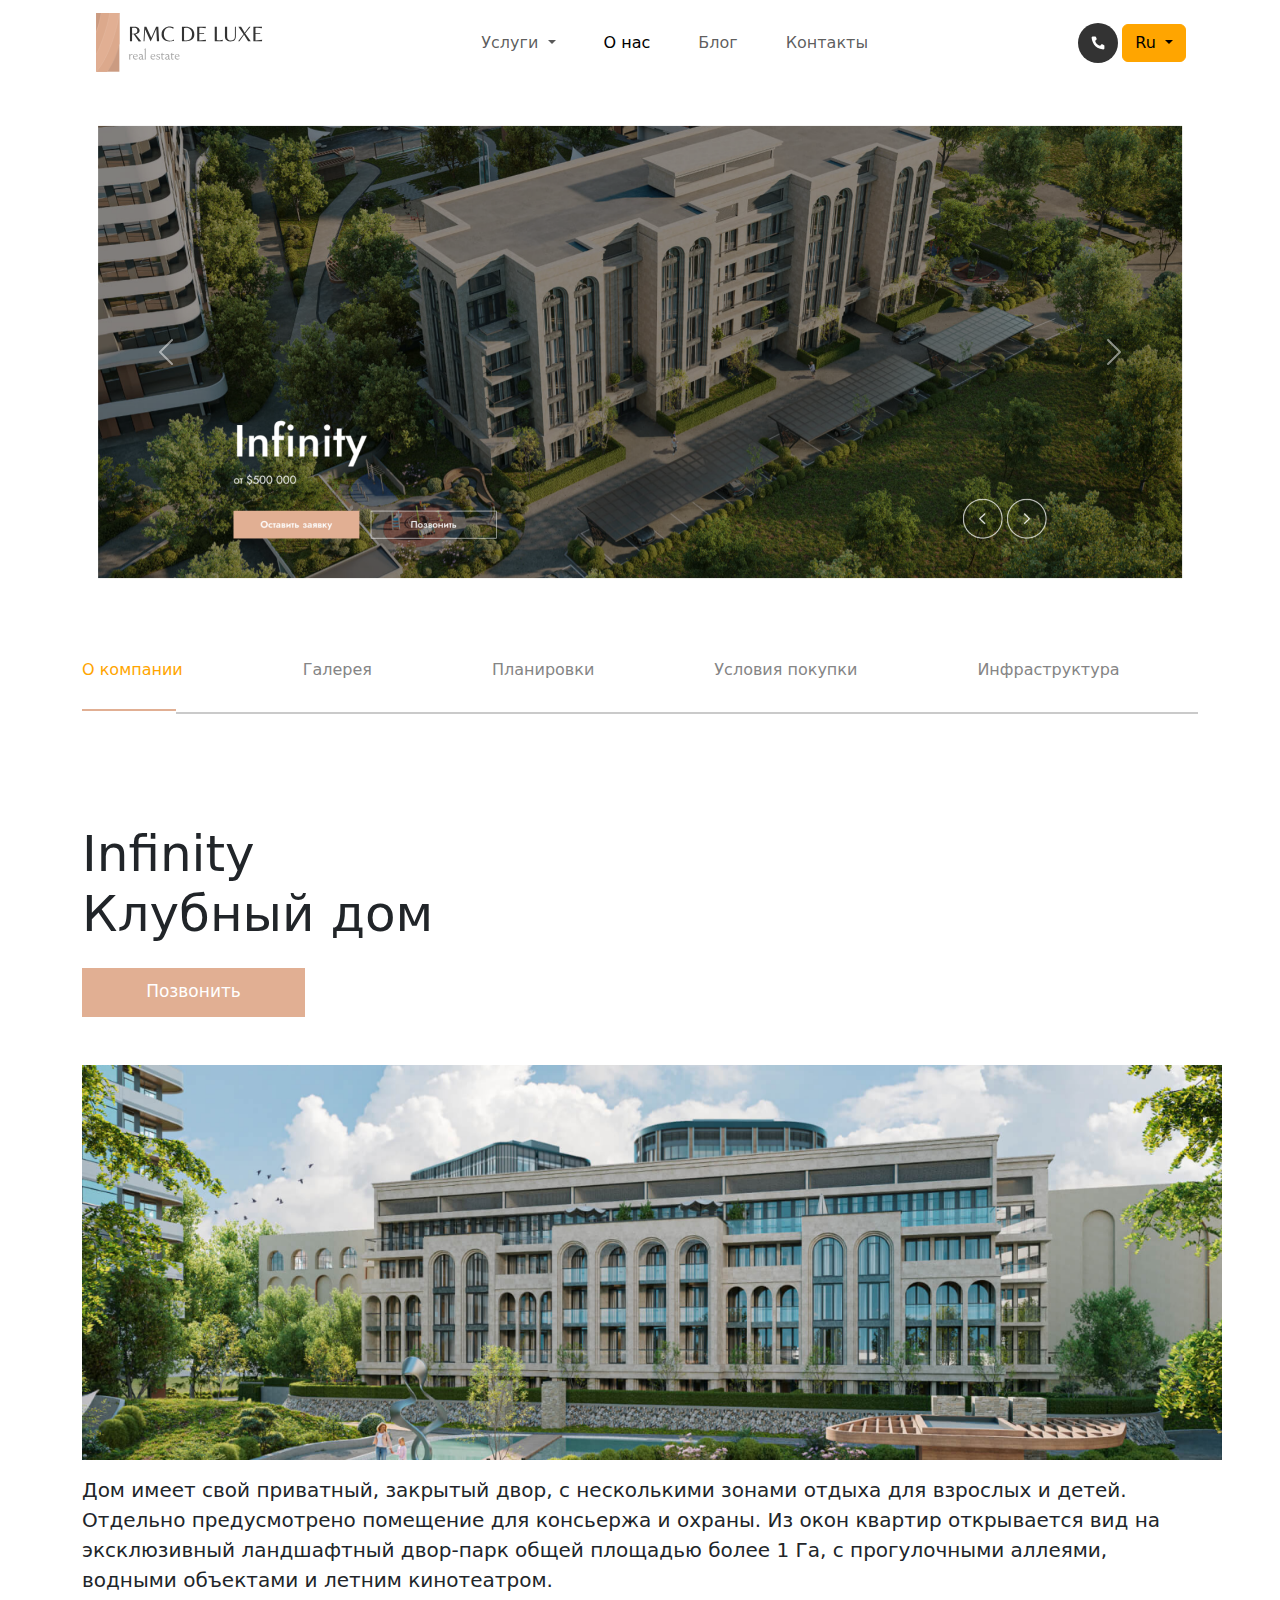
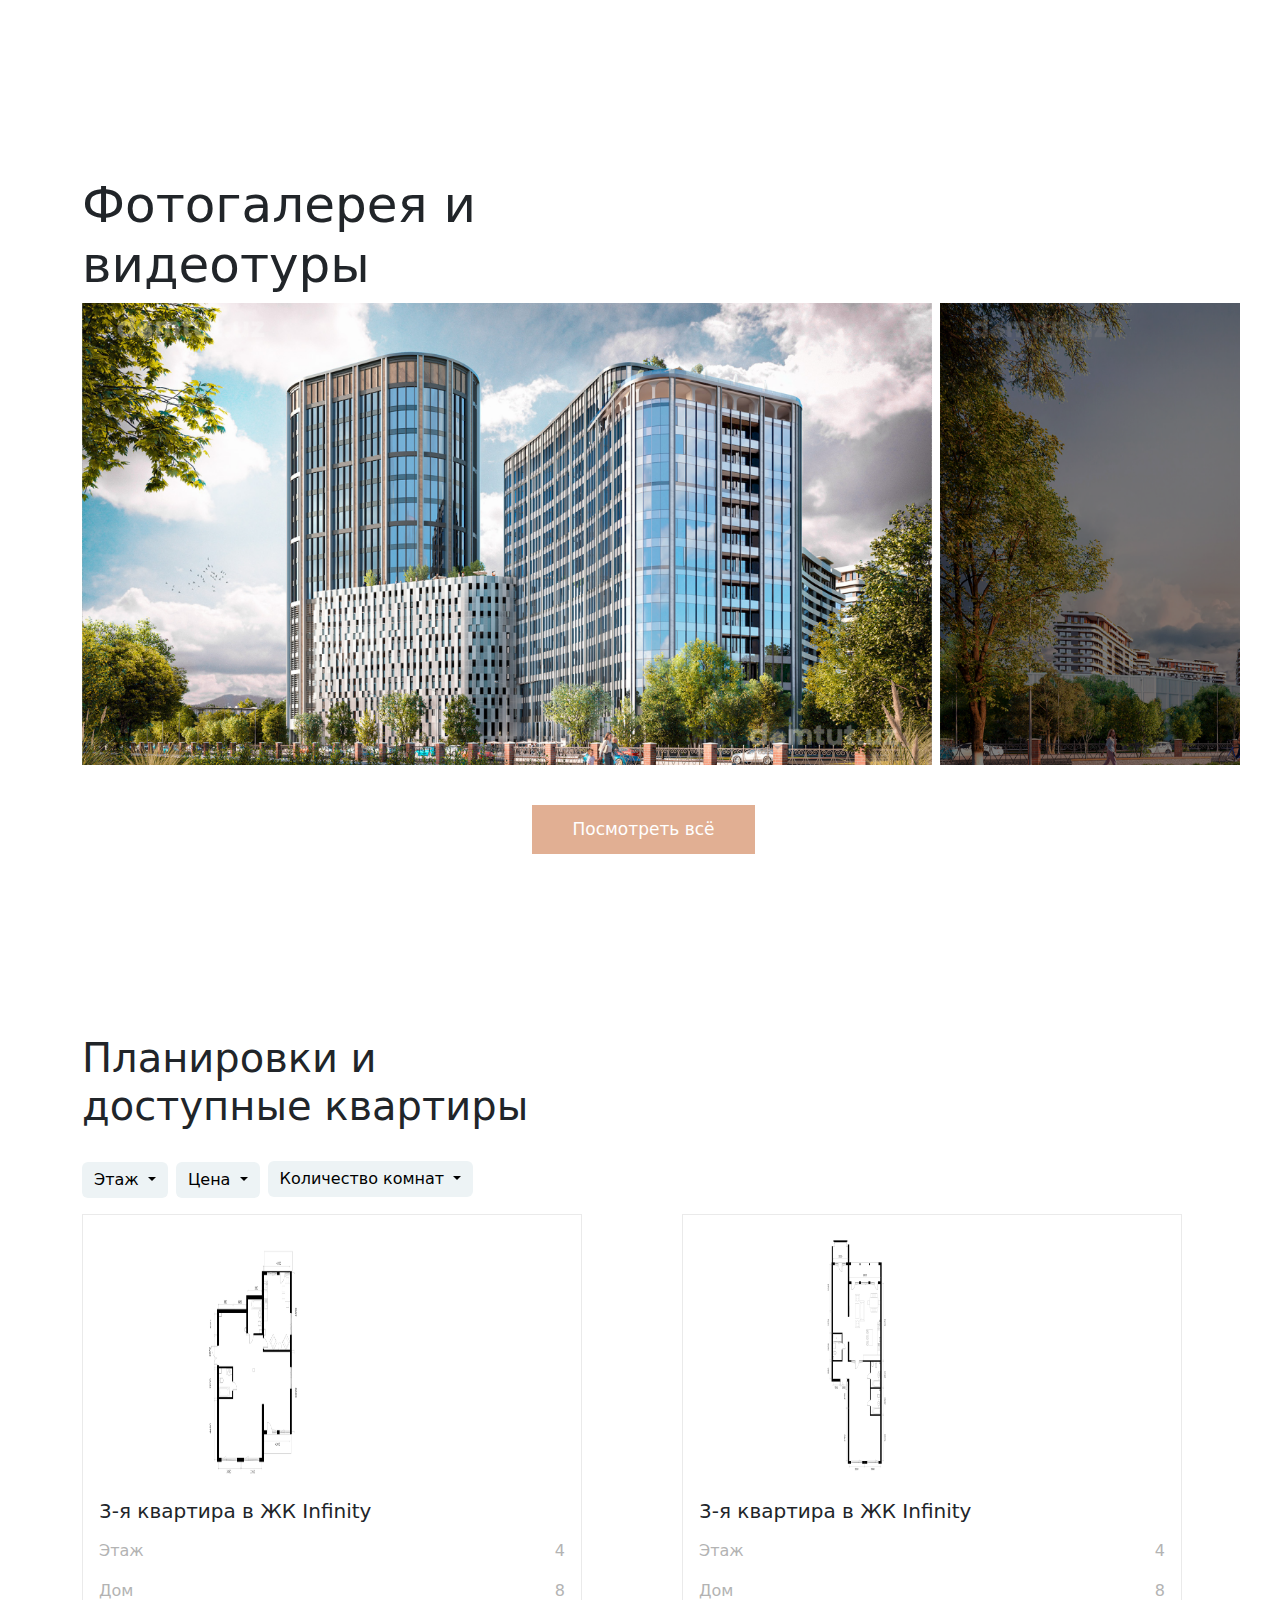
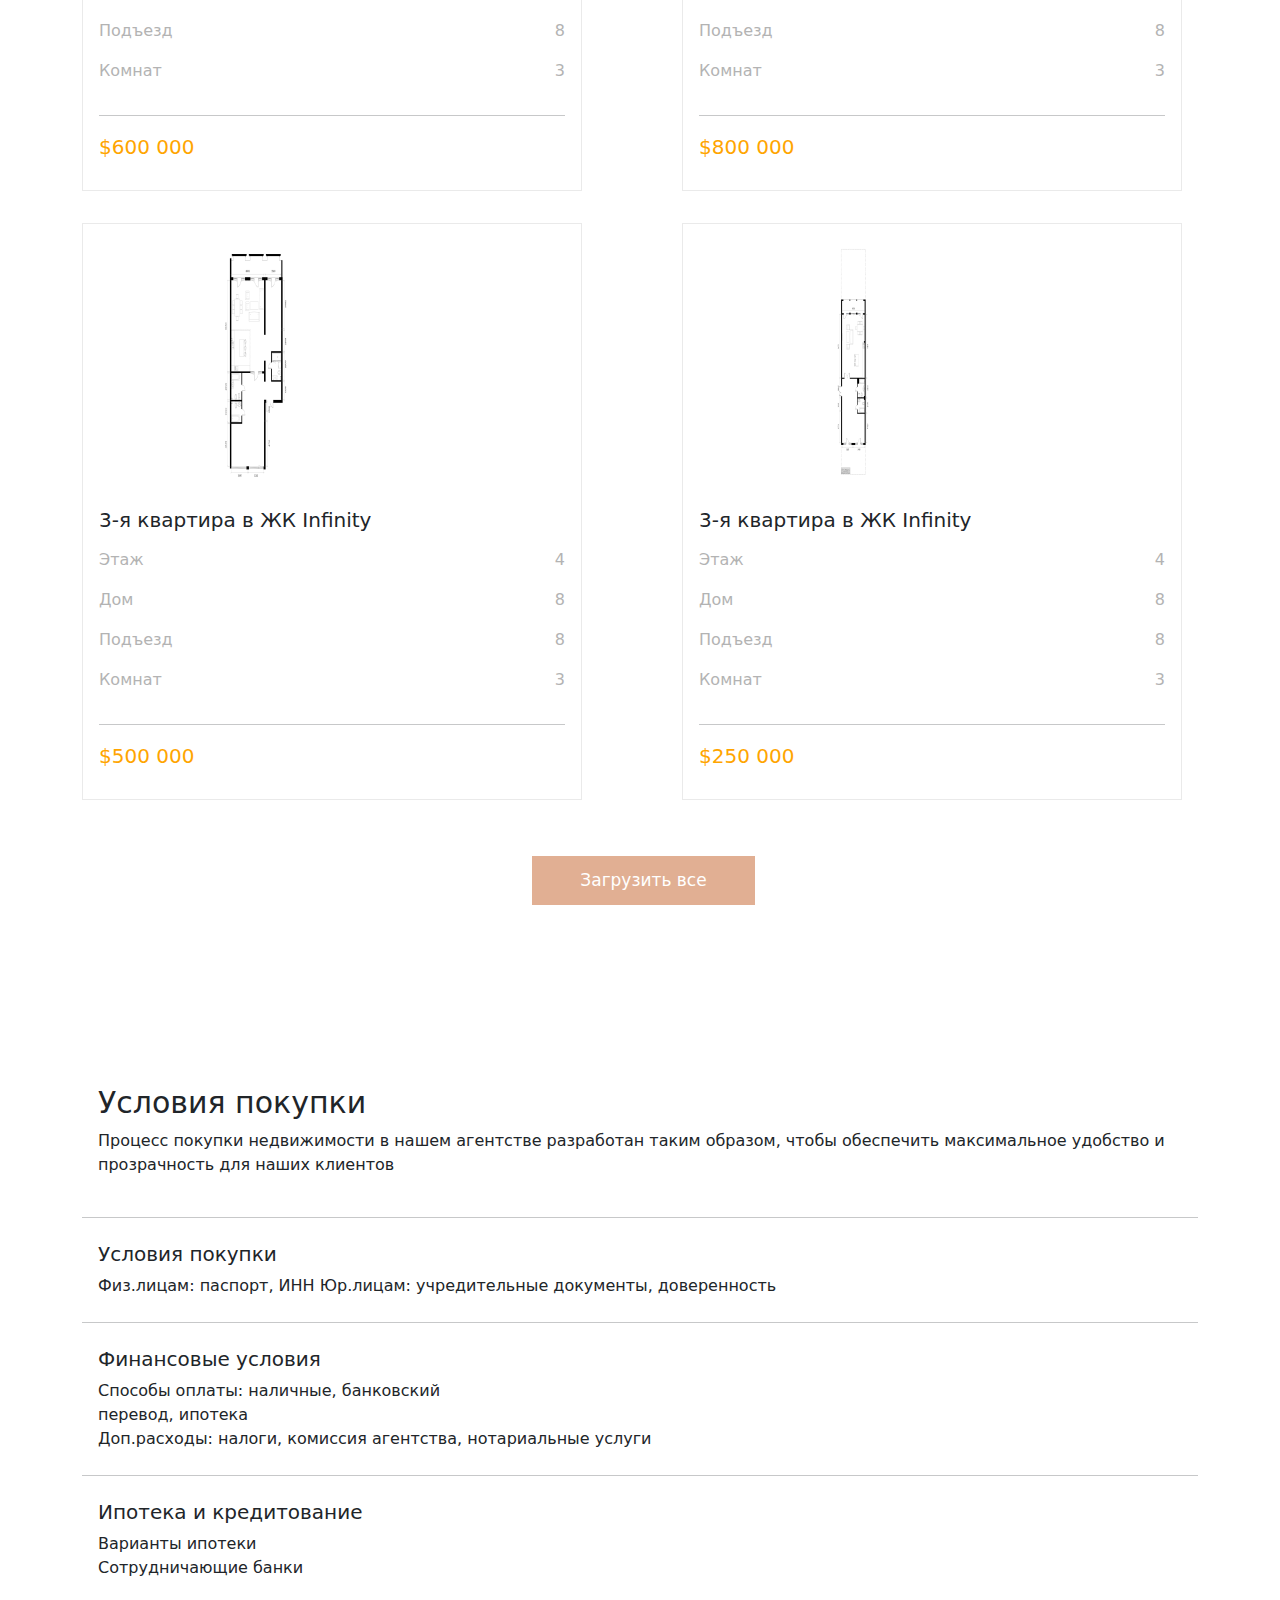
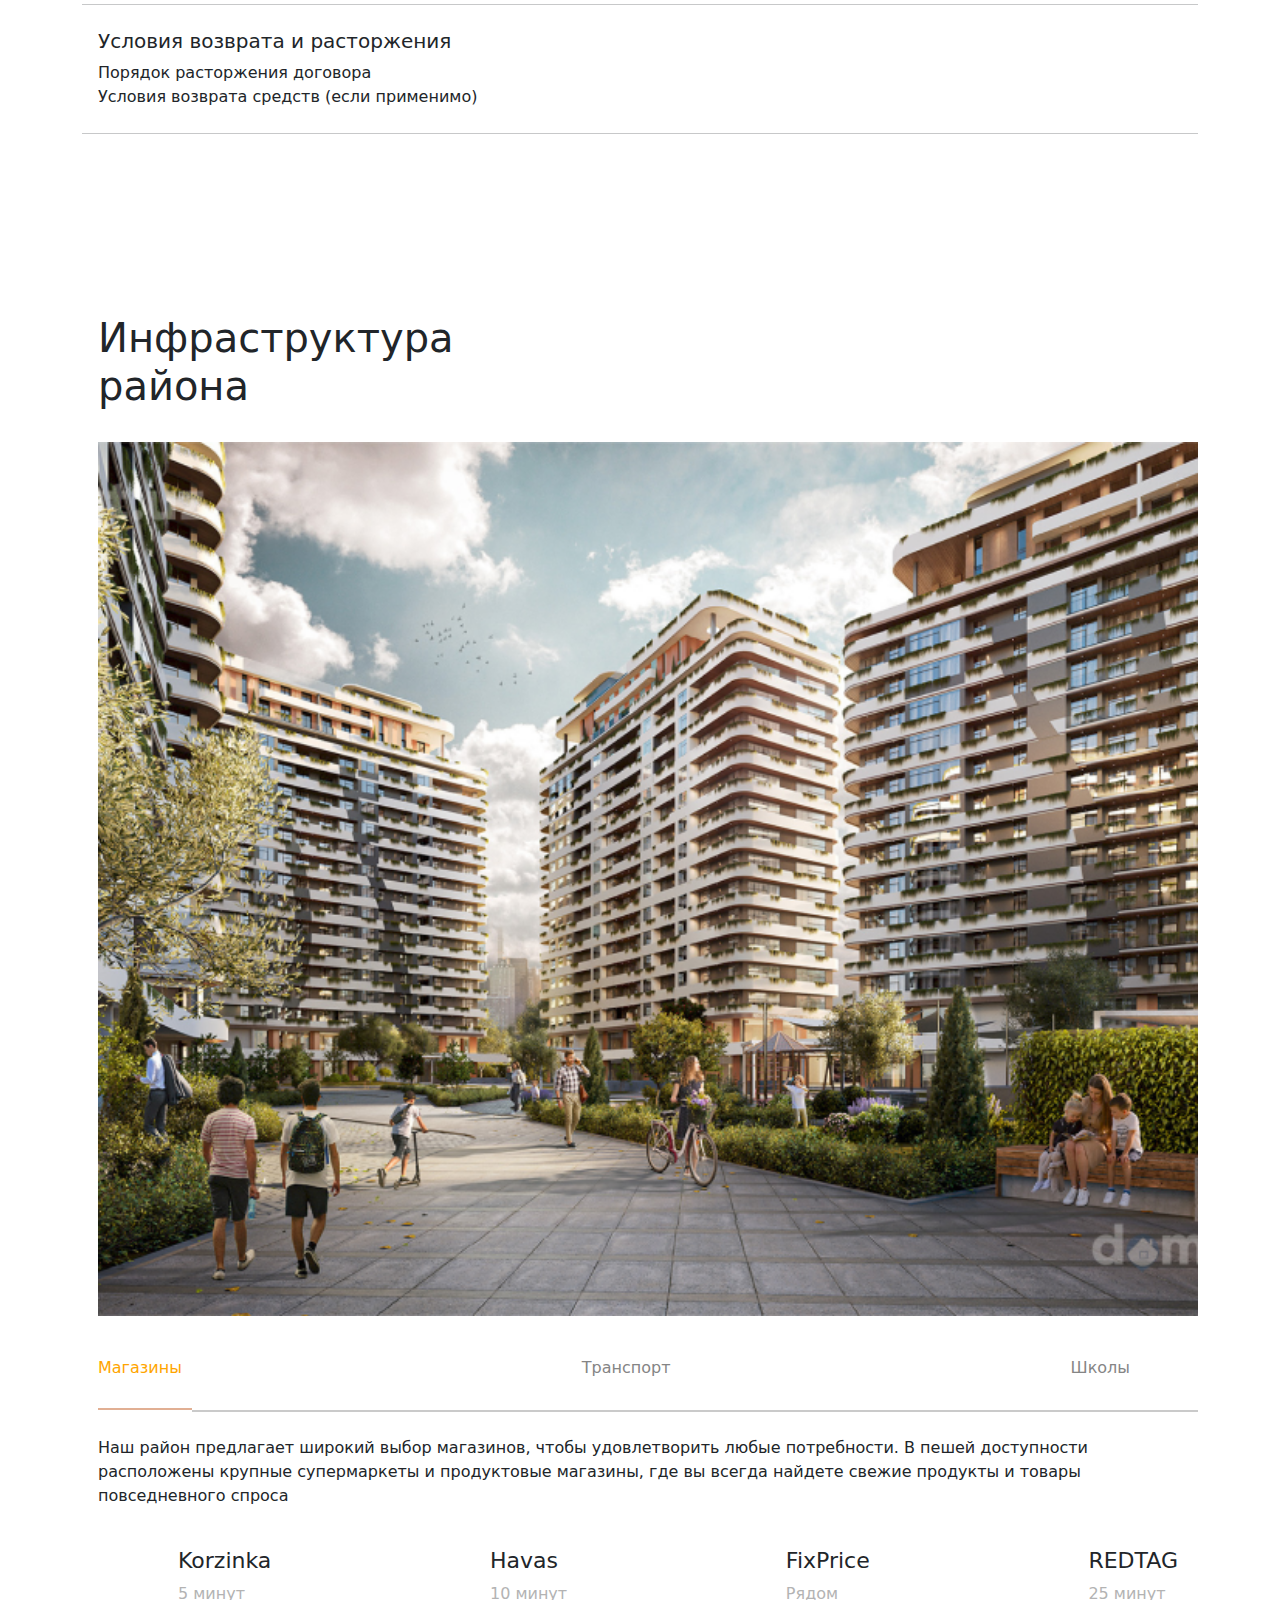
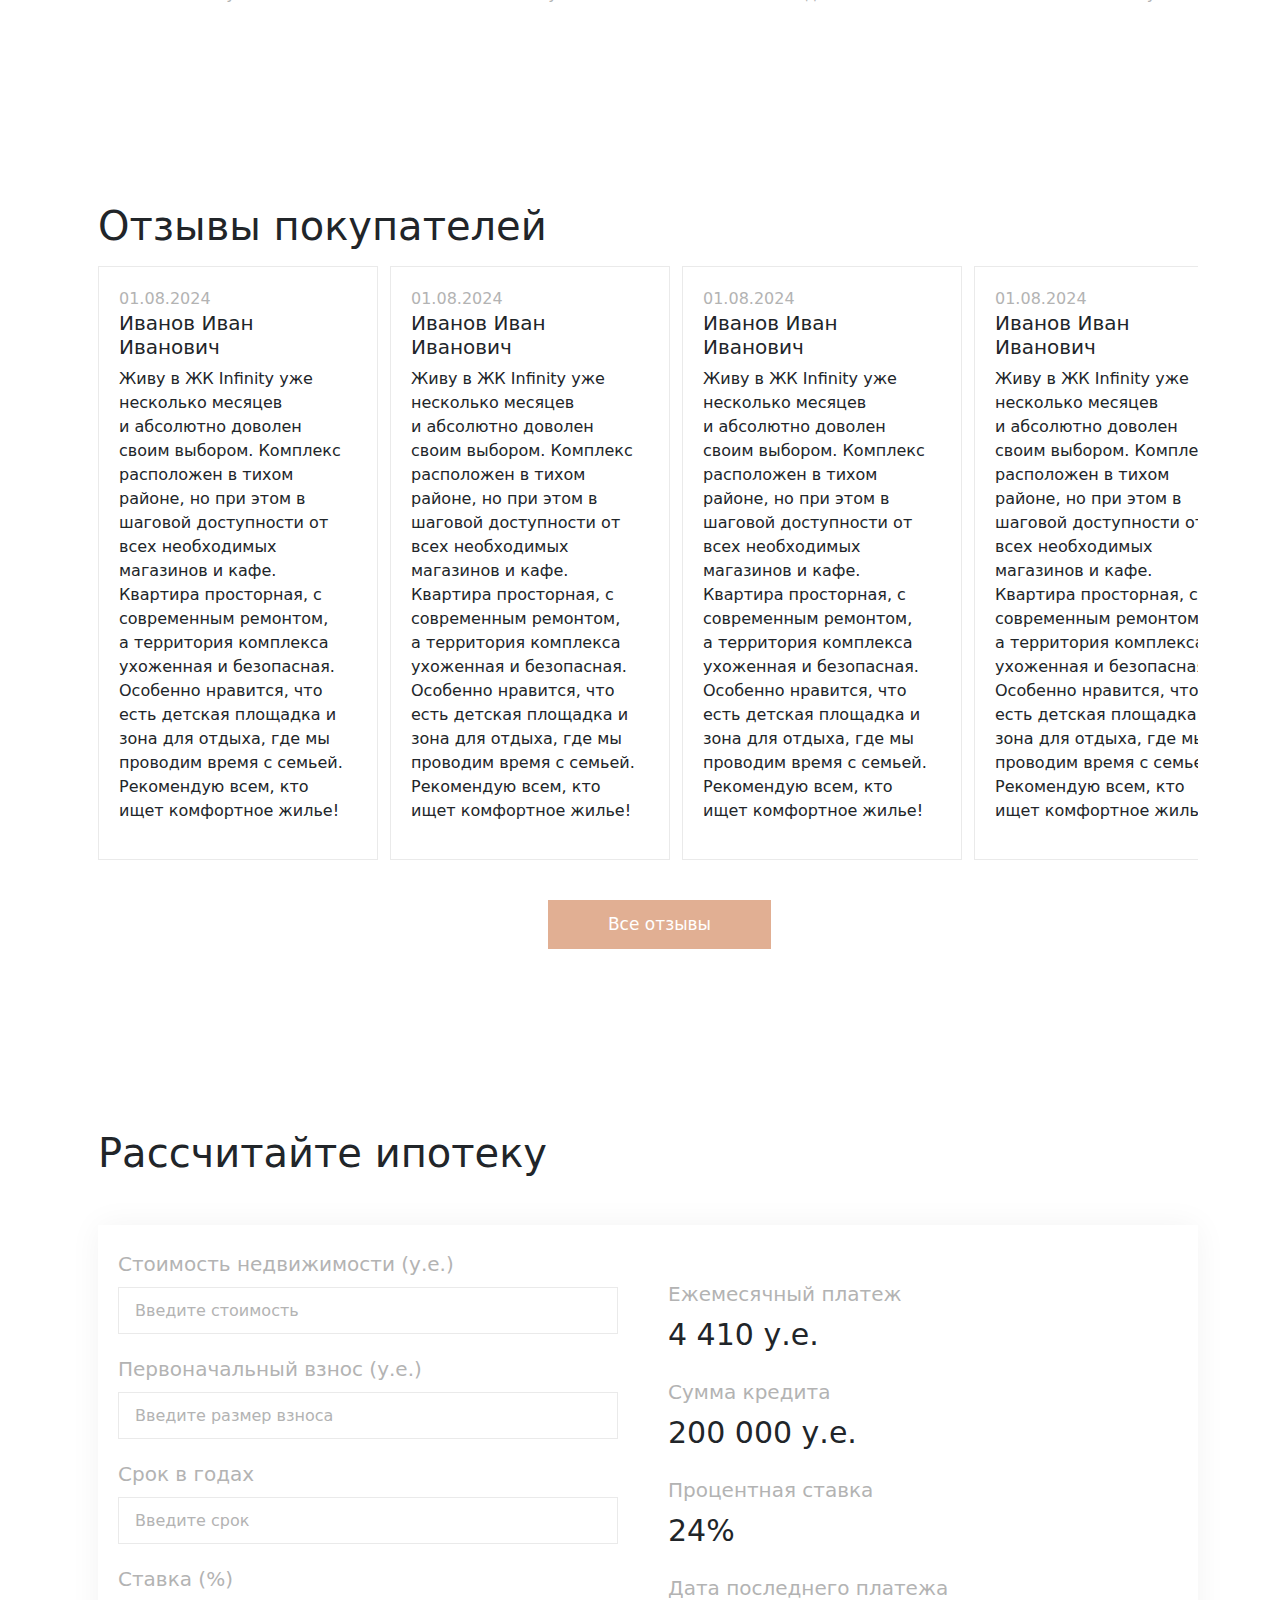
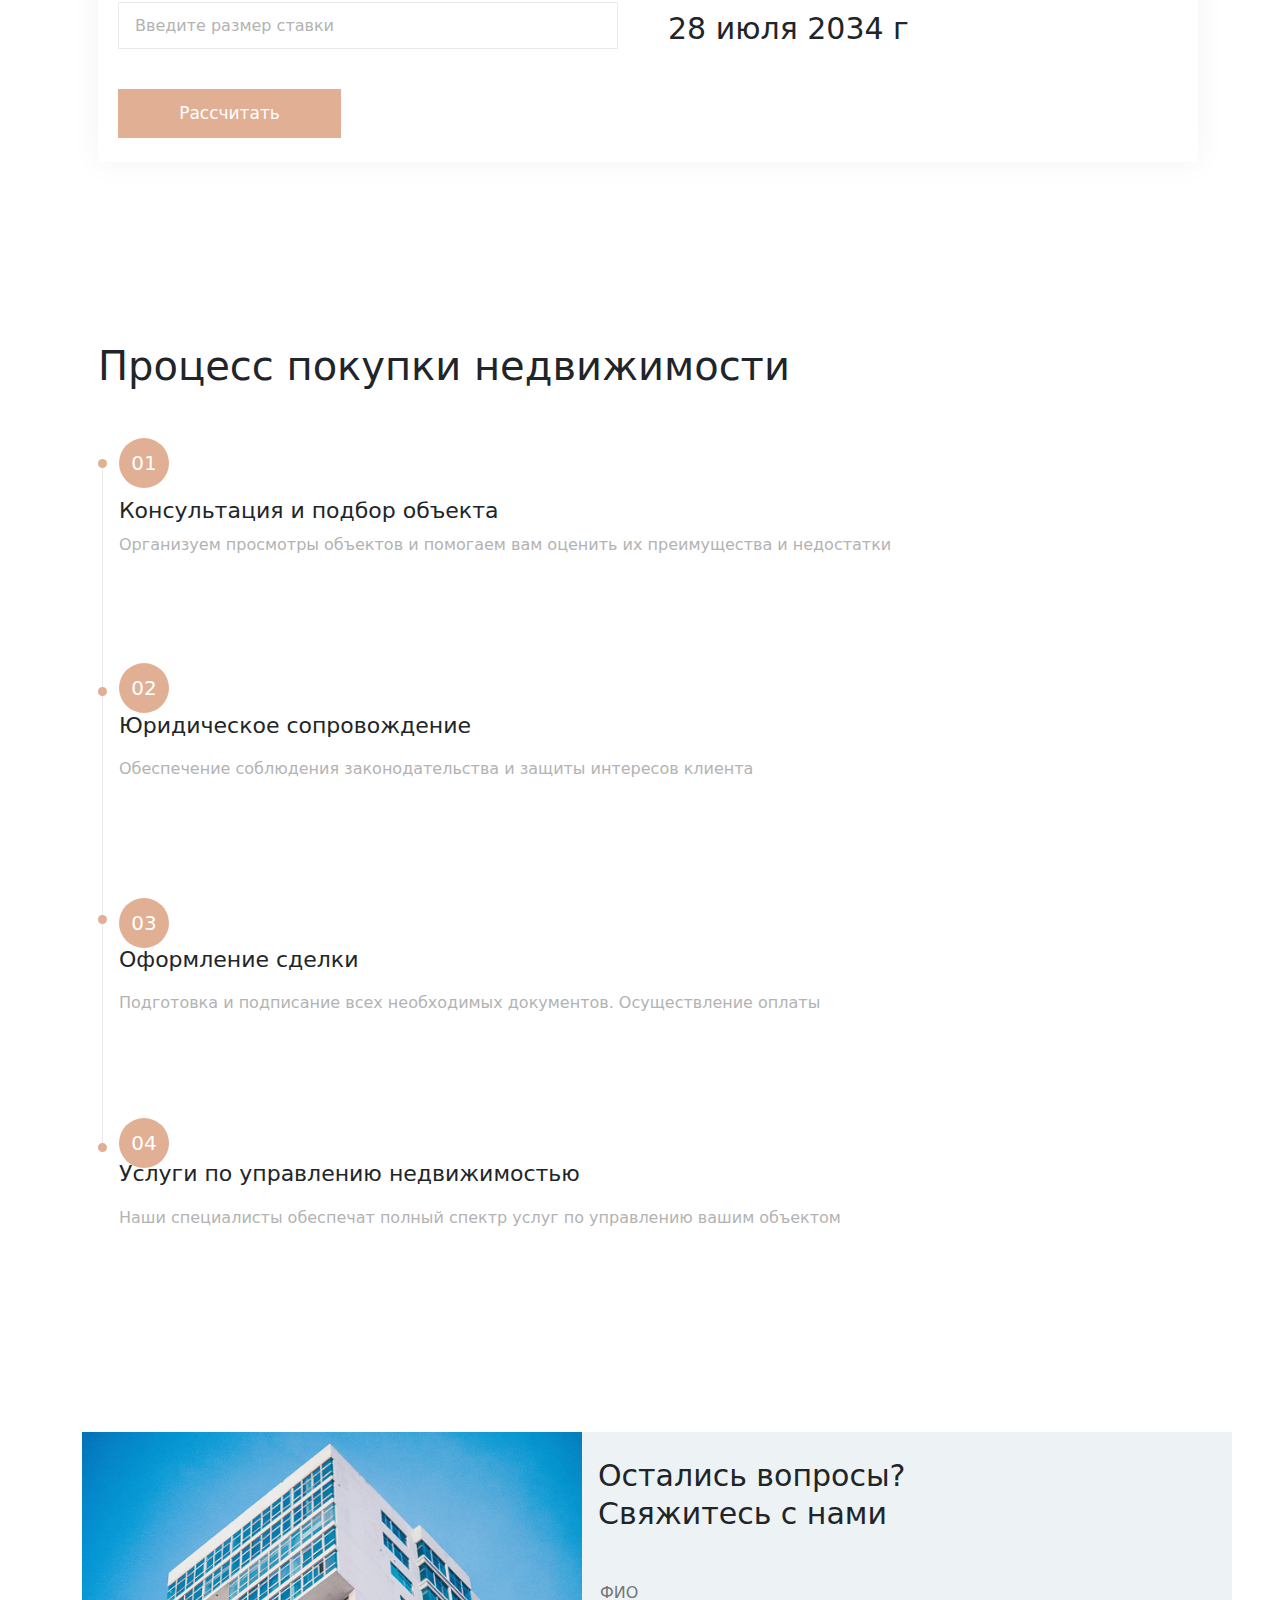
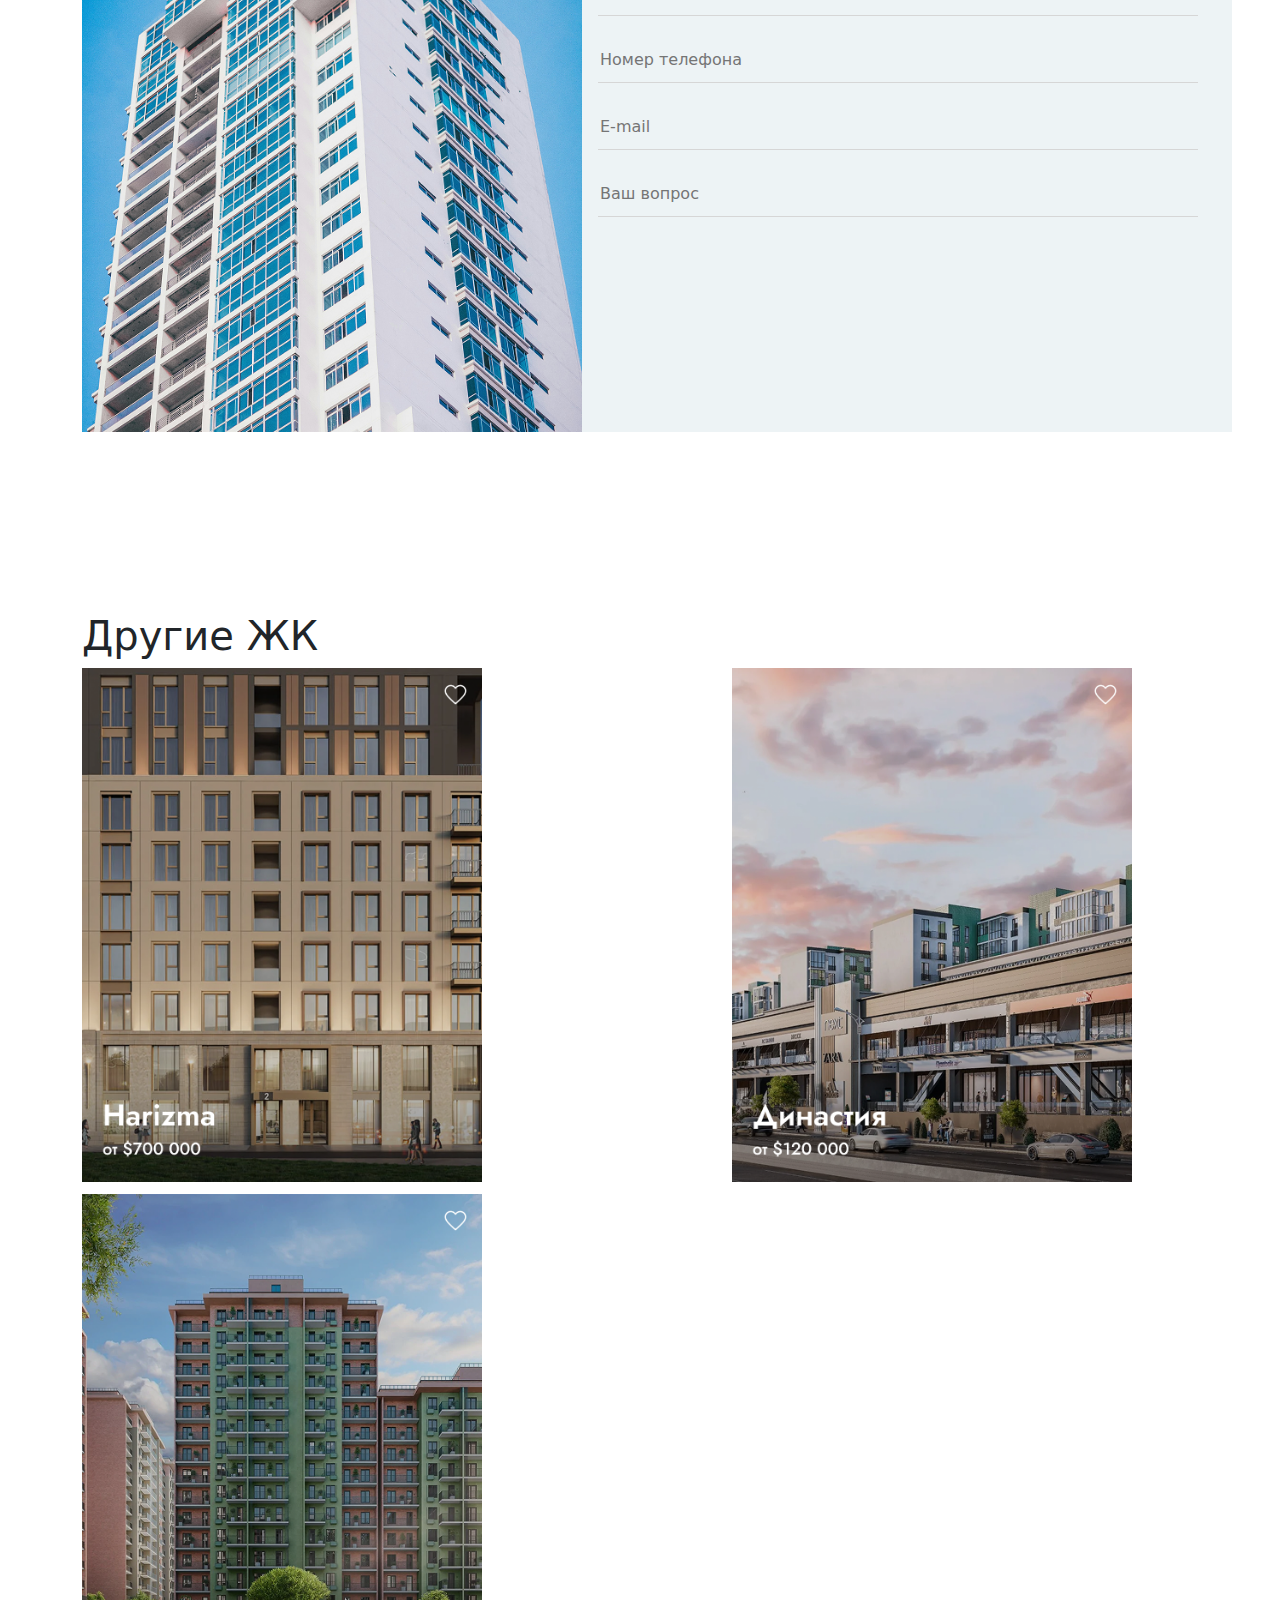
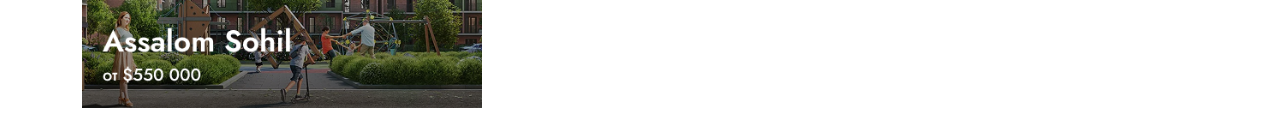
<file: index.html>
<!DOCTYPE html>
<html lang="en">
<head>
  <meta charset="UTF-8">
  <meta name="viewport" content="width=device-width, initial-scale=1.0">
  <title>Document</title>
  <link rel="preconnect" href="https://fonts.googleapis.com">
  <link rel="preconnect" href="https://fonts.gstatic.com" crossorigin>
  <link href="https://fonts.googleapis.com/css2?family=Golos+Text:wght@400..900&family=Inter:ital,opsz,wght@0,14..32,100..900;1,14..32,100..900&family=Jost:ital,wght@0,100..900;1,100..900&family=Poppins:ital,wght@0,100;0,200;0,300;0,400;0,500;0,600;0,700;0,800;0,900;1,100;1,200;1,300;1,400;1,500;1,600;1,700;1,800;1,900&family=Rubik:ital,wght@0,300..900;1,300..900&display=swap" rel="stylesheet">
  <link rel="stylesheet" href="./css/main.css">
</head>
<body>
  
  <header>
    <div class="container">
      <nav class="navbar fixed-top">
        <div class="container">
          <a class="navbar-brand" href="./index.html">
            <img class="logo-pic" src="./images/logo.svg" alt="This is Deluxe company logo image">
          </a>
          <ul class="header-nav navbar-nav flex-row column-gap-5 pe-3">
            <li class="nav-item dropdown">
              <a class="nav-link dropdown-toggle" href="#" role="button" data-bs-toggle="dropdown" aria-expanded="false">
                Услуги
              </a>
              <ul class="dropdown-menu position-absolute">
                <li><a class="dropdown-item" href="#">Купить</a></li>
                <li><a class="dropdown-item" href="#">Арендовать</a></li>
                <li><a class="dropdown-item" href="#">Продать</a></li>
                <li><a class="dropdown-item" href="#">Оценка недвижимости</a></li>
              </ul>
            </li>
            <li class="nav-item">
              <a class="nav-link active" aria-current="page" href="#">О нас</a>
            </li>
            <li class="nav-item">
              <a class="nav-link" href="#">Блог</a>
            </li>
            <li class="nav-item">
              <a class="nav-link" href="#">Контакты</a>
            </li>
          </ul>
          <div class="hamburger-box d-flex align-items-center column-gap-1">
            <img class="header-icons" src="./images/search.svg" alt="This is search icon image" width="40"
            height="40">
            <img class="header-icons" src="./images/like.svg" alt="This is like icon image" width="40"
            height="40">
            <img class="header-call" src="./images/call.svg" alt="This is call icon image" width="40"
            height="40">
            <div class="header-dropdown dropdown">
              <button class="btn btn-secondary dropdown-toggle" type="button" data-bs-toggle="dropdown" aria-expanded="false">
                Ru
              </button>
              <ul class="dropdown-menu">
                <li class="dropdown-items"><a class="dropdown-item" href="#">RU</a></li>
                <li class="dropdown-items"><a class="dropdown-item" href="#">UZ</a></li>
                <li class="dropdown-items"><a class="dropdown-item" href="#">EN</a></li>
              </ul>
            </div>
            <button class="navbar-toggler d-flex justify-content-center align-items-center bg-dark rounded-circle" style="width: 40px; height: 40px;" type="button" data-bs-toggle="offcanvas" data-bs-target="#offcanvasNavbar" aria-controls="offcanvasNavbar" aria-label="Toggle navigation">
              <img src="./images/hamburger-icon.svg" alt="This is hamburger-icon image">
            </button>
          </div>
          <div class="offcanvas offcanvas-end" tabindex="-1" id="offcanvasNavbar" aria-labelledby="offcanvasNavbarLabel">
            <div class="offcanvas-header d-flex justify-content-between">
              <a class="offcanvas-title" href="./index.html" id="offcanvasNavbarLabel">
                <img class="logo-pic" src="./images/logo.svg" alt="">
              </a>
              <div class="hamburger-box d-flex align-items-center">
                <div class="dropdown">
                  <button class="btn btn-secondary dropdown-toggle" type="button" data-bs-toggle="dropdown" aria-expanded="false">
                    Ru
                  </button>
                  <ul class="dropdown-menu">
                    <li class="dropdown-items"><a class="dropdown-item" href="#">RU</a></li>
                    <li class="dropdown-items"><a class="dropdown-item" href="#">UZ</a></li>
                    <li class="dropdown-items"><a class="dropdown-item" href="#">EN</a></li>
                  </ul>
                </div>
                <button type="button" class="btn-close" data-bs-dismiss="offcanvas" aria-label="Close"></button>
              </div>
            </div>
            <div class="offcanvas-body">
              <ul class="navbar-nav justify-content-end flex-grow-1 pe-3">
                <li class="nav-item dropdown">
                  <a class="nav-link dropdown-toggle" href="#" role="button" data-bs-toggle="dropdown" aria-expanded="false">
                    Услуги
                  </a>
                  <ul class="dropdown-menu">
                    <li><a class="dropdown-item" href="#">Купить</a></li>
                    <li><a class="dropdown-item" href="#">Арендовать</a></li>
                    <li><a class="dropdown-item" href="#">Продать</a></li>
                    <li><a class="dropdown-item" href="#">Оценка недвижимости</a></li>
                  </ul>
                  <li class="nav-item">
                    <a class="nav-link active" aria-current="page" href="#">О нас</a>
                  </li>
                  <li class="nav-item">
                    <a class="nav-link" href="#">Блог</a>
                  </li>
                  <li class="nav-item">
                    <a class="nav-link" href="#">Контакты</a>
                  </li>
                </li>
              </ul>
              <div class="header-pic-box d-flex column-gap-2">
                <img class="header-icon" src="./images/search.svg" alt="This is search icon image">
                <img class="header-icon" src="./images/like.svg" alt="This is like icon image">
              </div>
            </div>
          </div>
        </div>
      </nav>
    </div>
  </header>
  
  
  <main class="site-main">
    <section class="hero">
      <div class="container">
        <div id="carouselExample" class="carousel slide">
          <div class="carousel-inner">
            <div class="carousel-item active">
              <img src="./images/header_image.png" class="hero__rasim d-block w-100" alt="...">
            </div>
            <div class="carousel-item">
              <img src="./images/header_image.png" class="hero__rasim d-block w-100" alt="...">
            </div>
            <div class="carousel-item">
              <img src="./images/header_image.png" class="hero__rasim d-block w-100" alt="...">
            </div>
          </div>
          <button class="carousel-control-prev" type="button" data-bs-target="#carouselExample" data-bs-slide="prev">
            <span class="carousel-control-prev-icon" aria-hidden="true"></span>
            <span class="visually-hidden">Previous</span>
          </button>
          <button class="carousel-control-next" type="button" data-bs-target="#carouselExample" data-bs-slide="next">
            <span class="carousel-control-next-icon" aria-hidden="true"></span>
            <span class="visually-hidden">Next</span>
          </button>
        </div>
        
        <ul class="hero__list list-unstyled d-flex" style="column-gap: 30px; margin-top: 40px;">
          <li class="hero__item flex-shrink-0">
            <a href="./buildingpg.html" class="hero__link text-decoration-none text-secondary">О компании</a>
          </li>
          
          <li class="hero__item flex-shrink-0">
            <a href="./buildingpg.html" class="hero__link text-decoration-none text-dark">Галерея</a>
          </li>
          
          <li class="hero__item flex-shrink-0">
            <a href="./buildingpg.html" class="hero__link text-decoration-none text-dark">Планировки</a>
          </li>
          
          <li class="hero__item flex-shrink-0">
            <a href="./buildingpg.html" class="hero__link text-decoration-none text-dark">Условия покупки</a>
          </li>
          
          <li class="hero__item flex-shrink-0">
            <a href="./buildingpg.html" class="hero__link text-decoration-none text-dark">Инфраструктура</a>
          </li>
          
          <li class="hero__item flex-shrink-0">
            <a href="./buildingpg.html" class="hero__link text-decoration-none text-dark">Отзывы</a>
          </li>
        </ul>
        <div class="gh d-flex">
          <span class="lina">
            <img src="./images/Rectangle 4.svg" alt="" class="lina__pic">
          </span>
          <span class="gg"></span>
        </div>
      </div>
    </section>
    
    <section class="infiniti">
      <div class="container">
        <div class="infiniti__wrapper ">
          <div class="infiniti__titit">
            <div class="infiniti__boxxx">
              <h1 class="infiniti__text" style="font-size: 35px; margin-top: 102px;">
                Infinity <br> Клубный дом
              </h1>
              <a href="./buildingpg.html" class="infiniti__link">Позвонить</a>
            </div>
            
            <div class="infiniti__box">
              <img src="./images/imag_main.png" alt="" class="infiniti__pic mt-5">
              <p class="infinite__deck" style="font-size: 15px; ">
                Дом имеет свой приватный, закрытый двор, с несколькими зонами отдыха для взрослых и детей. Отдельно предусмотрено помещение для консьержа и охраны. Из окон квартир открывается вид на эксклюзивный ландшафтный двор-парк общей площадью более 1 Га, с прогулочными аллеями, водными объектами и летним кинотеатром.
              </p>
            </div>
          </div>
          
          <div class="foto__box" style="margin-top: 180px; font-size: 30px;">
            <h1 class="foto__text">
              Фотогалерея и <br> видеотуры
            </h1>
            <div class="foto__images d-flex column-gap-2">
              <img src="./images/image_maintwo.png" alt="" class="foto__pic">
              <img src="./images/Rectangle 56.png" alt="" class="foto__picc">
            </div>
            <a href="./buildingpg.html" class="foto__link text-white">Посмотреть всё</a>
          </div>
        </div>
      </div>
    </section>
    
    <section class="plan">
      <div class="container">
        <div class="plan__wrapper">
          <h1 class="plan__text" style="font-size: 30px; margin-top: 180px;">
            Планировки и <br> доступные квартиры
          </h1>
          
          <div class="plan__box">
            <div class="box__on d-flex flex-wrap column-gap-2">
              <div class="dropdown mt-4">
                <button class="plan__button btn btn-light dropdown-toggle" type="button" data-bs-toggle="dropdown" aria-expanded="false">
                  Этаж 
                </button>
                <ul class="dropdown-menu">
                  <!-- <li><a class="dropdown-item" href="#">Action</a></li>
                  <li><a class="dropdown-item" href="#">Another action</a></li>
                  <li><a class="dropdown-item" href="#">Something else here</a></li> -->
                </ul>
              </div>
              
              <div class="box__two">
                <div class="dropdown mt-4">
                  <button class="plan__button btn btn-light dropdown-toggle" type="button" data-bs-toggle="dropdown" aria-expanded="false">
                    Цена
                  </button>
                  <ul class="dropdown-menu">
                    <!-- <li><a class="dropdown-item" href="#">Action</a></li>
                    <li><a class="dropdown-item" href="#">Another action</a></li>
                    <li><a class="dropdown-item" href="#">Something else here</a></li> -->
                  </ul>
                </div>
              </div>
              
              <div class="dropdown mt-2">
                <button class="plan__button lk btn btn-light dropdown-toggle" type="button" data-bs-toggle="dropdown" aria-expanded="false">
                  Количество комнат
                </button>
                <ul class="dropdown-menu">
                  <!-- <li><a class="dropdown-item" href="#">Action</a></li>
                  <li><a class="dropdown-item" href="#">Another action</a></li>
                  <li><a class="dropdown-item" href="#">Something else here</a></li> -->
                </ul>
              </div>
            </div>
          </div>
          <div class="nmadrrr">
            <ul class="plan__title list-unstyled mt-3">
              <li class="plan__list">
                <img src="./images/plan 1.png" alt="" class="plan__pic">
                <h3 class="plan__nmadr" style="font-size: 20px; margin-top: 16px;">3-я квартира в ЖК Infinity</h3>
                <div class="etaj d-flex justify-content-between mt-3">
                  <p class="etaj__p text-info">Этаж</p>
                  <p class="etaj__number text-info">4</p>
                </div>
                <div class="etaj d-flex justify-content-between">
                  <p class="etaj__p text-info">Дом</p>
                  <p class="etaj__number text-info">8</p>
                </div>
                <div class="etaj d-flex justify-content-between">
                  <p class="etaj__p text-info">Подъезд</p>
                  <p class="etaj__number text-info">8</p>
                </div>
                <div class="etaj d-flex justify-content-between">
                  <p class="etaj__p text-info">Комнат</p>
                  <p class="etaj__number text-info">3</p>
                </div>
                <hr>
                <p class="link__plan text-secondary" style="font-size: 20px;">$600 000</p>
              </li>
            </ul>
            
            <ul class="plan__title list-unstyled mt-3">
              <li class="plan__list">
                <img src="./images/plan 2.png" alt="" class="plan__pic">
                <h3 class="plan__nmadr" style="font-size: 20px; margin-top: 16px;">3-я квартира в ЖК Infinity</h3>
                <div class="etaj d-flex justify-content-between mt-3">
                  <p class="etaj__p text-info">Этаж</p>
                  <p class="etaj__number text-info">4</p>
                </div>
                <div class="etaj d-flex justify-content-between">
                  <p class="etaj__p text-info">Дом</p>
                  <p class="etaj__number text-info">8</p>
                </div>
                <div class="etaj d-flex justify-content-between">
                  <p class="etaj__p text-info">Подъезд</p>
                  <p class="etaj__number text-info">8</p>
                </div>
                <div class="etaj d-flex justify-content-between">
                  <p class="etaj__p text-info">Комнат</p>
                  <p class="etaj__number text-info">3</p>
                </div>
                <hr>
                <p class="link__plan text-secondary" style="font-size: 20px;">$800 000</p>
              </li>
            </ul>
            
            <ul class="plan__title list-unstyled mt-3">
              <li class="plan__list">
                <img src="./images/plan 3.png" alt="" class="plan__pic">
                <h3 class="plan__nmadr" style="font-size: 20px; margin-top: 16px;">3-я квартира в ЖК Infinity</h3>
                <div class="etaj d-flex justify-content-between mt-3">
                  <p class="etaj__p text-info">Этаж</p>
                  <p class="etaj__number text-info">4</p>
                </div>
                <div class="etaj d-flex justify-content-between">
                  <p class="etaj__p text-info">Дом</p>
                  <p class="etaj__number text-info">8</p>
                </div>
                <div class="etaj d-flex justify-content-between">
                  <p class="etaj__p text-info">Подъезд</p>
                  <p class="etaj__number text-info">8</p>
                </div>
                <div class="etaj d-flex justify-content-between">
                  <p class="etaj__p text-info">Комнат</p>
                  <p class="etaj__number text-info">3</p>
                </div>
                <hr>
                <p class="link__plan text-secondary" style="font-size: 20px;">$500 000</p>
              </li>
            </ul>
            <ul class="plan__title list-unstyled mt-3">
              <li class="plan__list">
                <img src="./images/plan 4.png" alt="" class="plan__pic">
                <h3 class="plan__nmadr" style="font-size: 20px; margin-top: 16px;">3-я квартира в ЖК Infinity</h3>
                <div class="etaj d-flex justify-content-between mt-3">
                  <p class="etaj__p text-info">Этаж</p>
                  <p class="etaj__number text-info">4</p>
                </div>
                <div class="etaj d-flex justify-content-between">
                  <p class="etaj__p text-info">Дом</p>
                  <p class="etaj__number text-info">8</p>
                </div>
                <div class="etaj d-flex justify-content-between">
                  <p class="etaj__p text-info">Подъезд</p>
                  <p class="etaj__number text-info">8</p>
                </div>
                <div class="etaj d-flex justify-content-between">
                  <p class="etaj__p text-info">Комнат</p>
                  <p class="etaj__number text-info">3</p>
                </div>
                <hr>
                <p class="link__plan text-secondary" style="font-size: 20px;">$250 000</p>
              </li>
            </ul>
          </div>
          <a href="" class="plan__linkk">Загрузить все</a>
        </div>
      </div>
    </div>
  </section>
  
  <section class="sotibolish">
    <div class="container">
      <div class="sotibolish__wrapper">
        <h1 class="sotbolish__text" style="font-size: 30px; margin-left: 16px; margin-top: 180px;">
          Условия покупки
        </h1>
        <p class="sotbolish__deck" style="margin-left: 16px;">
          Процесс покупки недвижимости в нашем агентстве разработан таким образом, чтобы обеспечить максимальное удобство и прозрачность для наших клиентов
        </p>
        <hr style="margin-top: 40px;">
        
        <h2 class="sotbolish__text mt-4" style="font-size: 20px; margin-left: 16px;">
          Условия покупки
        </h2>
        <p class="sotbolish__deck" style="margin-left: 16px;">
          Физ.лицам: паспорт, ИНН
          Юр.лицам: учредительные документы, доверенность
        </p>
        <hr style="margin-top: 24px;">
        
        <h2 class="sotbolish__text mt-4" style="font-size: 20px; margin-left: 16px;">
          Финансовые условия
        </h2>
        <p class="sotbolish__deck" style="margin-left: 16px;">
          
          Способы оплаты: наличные, банковский <br> перевод, ипотека <br>
          Доп.расходы: налоги, комиссия агентства, нотариальные услуги
        </p>
        <hr style="margin-top: 24px;">
        
        <h2 class="sotbolish__text mt-4" style="font-size: 20px; margin-left: 16px;">
          Ипотека и кредитование
        </h2>
        <p class="sotbolish__deck" style="margin-left: 16px;">
          Варианты ипотеки <br>
          Сотрудничающие банки
        </p>
        <hr style="margin-top: 24px;">
        
        <h2 class="sotbolish__text mt-4" style="font-size: 20px; margin-left: 16px;">
          Условия возврата и расторжения
        </h2>
        <p class="sotbolish__deck" style="margin-left: 16px;">
          Порядок расторжения договора <br>
          Условия возврата средств (если применимо)
        </p>
        <hr style="margin-top: 24px;">
      </div>
    </div>
  </section>
  
  <section class="rayon">
    <div class="container">
      <div class="rayon__wrapper" style="margin-left: 16px; margin-top: 180px;">
        <h1 class="rayon__text" style="font-size: 30px; ">
          Инфраструктура <br> района
        </h1>
        
        <img src="./images/rayon img.png" alt="" class="rayon__image mt-4">
        
        <ul class="rayon__list list-unstyled d-flex" style="column-gap: 30px; margin-top: 40px;">
          <li class="rayon__item">
            <a href="./buildingpg.html" class="hero__link text-decoration-none text-secondary">Магазины</a>
          </li>
          
          <li class="rayon__item">
            <a href="./buildingpg.html" class="hero__link text-decoration-none text-dark">Транспорт</a>
          </li>
          
          <li class="rayon__item">
            <a href="./buildingpg.html" class="hero__link text-decoration-none text-dark">Школы</a>
          </li>
        </ul>
        <div class="gh d-flex">
          <span class="lina">
            <img src="./images/Rectangle 4.svg" alt="" class="lina__pic" style="margin-top: 1px;">
          </span>
          <span class="gg"></span>
        </div>
        
        <p class="rayon__deck mt-3">
          Наш район предлагает широкий выбор магазинов, чтобы удовлетворить любые потребности. В пешей доступности расположены крупные супермаркеты и продуктовые магазины, где вы всегда найдете свежие продукты и товары повседневного спроса
        </p>
        
        <ul class="rayon__toplam list-unstyled d-flex flex-wrap justify-content-between" style="width: 220px; margin-top: 40px; row-gap: 30px;">
          <li class="rayon__joy">
            <h2 class="rayon__joy-nom" style="font-size: 22px;">
              Korzinka
            </h2>
            <p class="rayon__joy-vaqt text-info">
              5 минут
            </p>
          </li>
          
          <li class="rayon__joy">
            <h2 class="rayon__joy-nom" style="font-size: 22px;">
              Havas
            </h2>
            <p class="rayon__joy-vaqt text-info">
              10 минут
            </p>
          </li>
          
          <li class="rayon__joy">
            <h2 class="rayon__joy-nom" style="font-size: 22px;">
              FixPrice
            </h2>
            <p class="rayon__joy-vaqt text-info">
              Рядом
            </p>
          </li>
          
          <li class="rayon__joy">
            <h2 class="rayon__joy-nom" style="font-size: 22px;">
              REDTAG
            </h2>
            <p class="rayon__joy-vaqt text-info">
              25 минут
            </p>
          </li>
        </ul>
      </div>
    </div>
  </section>
  
  <section class="sharxlar">
    <div class="container">
      <div class="sharxlar__wrapper" style="margin-left: 16px;">
        <h1 class="sharxlar__text" style="margin-top: 180px;">
          Отзывы покупателей
        </h1>
        
        <ul class="sharxlar__item list-unstyled mt-3">
          <li class="sharxlar__list flex-shrink-0">
            <p class="sharxlar__sana text-info">
              01.08.2024
            </p>
            <h2 class="sharxlar__ism" style="font-size: 20px;">
              Иванов Иван Иванович
            </h2>
            
            <p class="sharxlar__malumot">
              Живу в ЖК Infinity уже несколько месяцев и абсолютно доволен своим выбором. Комплекс расположен в тихом районе, но при этом в шаговой доступности от всех необходимых магазинов и кафе. Квартира просторная, с современным ремонтом, а территория комплекса ухоженная и безопасная. Особенно нравится, что есть детская площадка и зона для отдыха, где мы проводим время с семьей. Рекомендую всем, кто ищет комфортное жилье!
            </p>
          </li>
          
          <li class="sharxlar__list flex-shrink-0">
            <p class="sharxlar__sana text-info">
              01.08.2024
            </p>
            <h2 class="sharxlar__ism" style="font-size: 20px;">
              Иванов Иван Иванович
            </h2>
            
            <p class="sharxlar__malumot">
              Живу в ЖК Infinity уже несколько месяцев и абсолютно доволен своим выбором. Комплекс расположен в тихом районе, но при этом в шаговой доступности от всех необходимых магазинов и кафе. Квартира просторная, с современным ремонтом, а территория комплекса ухоженная и безопасная. Особенно нравится, что есть детская площадка и зона для отдыха, где мы проводим время с семьей. Рекомендую всем, кто ищет комфортное жилье!
            </p>
          </li>

          <li class="sharxlar__list flex-shrink-0">
            <p class="sharxlar__sana text-info">
              01.08.2024
            </p>
            <h2 class="sharxlar__ism" style="font-size: 20px;">
              Иванов Иван Иванович
            </h2>
            
            <p class="sharxlar__malumot">
              Живу в ЖК Infinity уже несколько месяцев и абсолютно доволен своим выбором. Комплекс расположен в тихом районе, но при этом в шаговой доступности от всех необходимых магазинов и кафе. Квартира просторная, с современным ремонтом, а территория комплекса ухоженная и безопасная. Особенно нравится, что есть детская площадка и зона для отдыха, где мы проводим время с семьей. Рекомендую всем, кто ищет комфортное жилье!
            </p>
          </li>

          <li class="sharxlar__list flex-shrink-0">
            <p class="sharxlar__sana text-info">
              01.08.2024
            </p>
            <h2 class="sharxlar__ism" style="font-size: 20px;">
              Иванов Иван Иванович
            </h2>
            
            <p class="sharxlar__malumot">
              Живу в ЖК Infinity уже несколько месяцев и абсолютно доволен своим выбором. Комплекс расположен в тихом районе, но при этом в шаговой доступности от всех необходимых магазинов и кафе. Квартира просторная, с современным ремонтом, а территория комплекса ухоженная и безопасная. Особенно нравится, что есть детская площадка и зона для отдыха, где мы проводим время с семьей. Рекомендую всем, кто ищет комфортное жилье!
            </p>
          </li>
          
          <li class="sharxlar__list flex-shrink-0">
            <p class="sharxlar__sana text-info">
              01.08.2024
            </p>
            <h2 class="sharxlar__ism" style="font-size: 20px;">
              Иванов Иван Иванович
            </h2>
            
            <p class="sharxlar__malumot">
              Живу в ЖК Infinity уже несколько месяцев и абсолютно доволен своим выбором. Комплекс расположен в тихом районе, но при этом в шаговой доступности от всех необходимых магазинов и кафе. Квартира просторная, с современным ремонтом, а территория комплекса ухоженная и безопасная. Особенно нравится, что есть детская площадка и зона для отдыха, где мы проводим время с семьей. Рекомендую всем, кто ищет комфортное жилье!
            </p>
          </li>
        </ul>
        <a href="" class="sharxlar__link">Все отзывы</a>
      </div>
    </div>
  </section>
  
  <section class="sotb-olish">
    <div class="container">
      <div class="sobt-olish__wrapper" style="margin-left: 16px;">
        <h1 class="sotb-olish__gg" style="font-size: 30px; margin-top: 180px;">
          Рассчитайте ипотеку
        </h1>
        
        <form action="" class="sotb-olish__form mt-5">
        <div class="klqs">
          <p class="sotb-olish__deck text-info">
            Стоимость недвижимости (у.е.)
          </p>
          <input type="text" class="sotb-olish__input mt-2" placeholder="Введите стоимость">
          
          <p class="sotb-olish__deck text-info" style="margin-top: 20px;">
            Первоначальный взнос (у.е.)
          </p>
          <input type="text" class="sotb-olish__input mt-2" placeholder="Введите размер взноса">
          
          <p class="sotb-olish__deck text-info" style="margin-top: 20px;">
            Срок в годах
          </p>
          <input type="text" class="sotb-olish__input mt-2" placeholder="Введите срок">
          
          <p class="sotb-olish__deck text-info" style="margin-top: 20px;">
            Ставка (%)
          </p>
          <input type="text" class="sotb-olish__input mt-2" placeholder="Введите размер ставки">
          
          <a href="" class="sotb-olish__link">Рассчитать</a>
        </div>
          
          <hr class="sotb-olish text-info mt-5">
          
          <div class="glyu">
            <p class="sotb-olish__deck m-0 text-info">
              Ежемесячный платеж
            </p>
            <h1 class="sotb-olish__text mt-2" style="font-size: 22px;">
              4 410 у.е.
            </h1>
            
            <p class="sotb-olish__deck m-0 mt-4 text-info">
              Сумма кредита
            </p>
            <h1 class="sotb-olish__text mt-2" style="font-size: 22px;">
              200 000 у.е.
            </h1>
            
            <p class="sotb-olish__deck m-0 mt-4 text-info">
              Процентная ставка
            </p>
            <h1 class="sotb-olish__text mt-2" style="font-size: 22px;">
              24%
            </h1>
            
            <p class="sotb-olish__deck m-0 mt-4 text-info">
              Дата последнего платежа
            </p>
            <h1 class="sotb-olish__text mt-2" style="font-size: 22px;">
              28 июля 2034 г
            </h1>
          </div>
        </form>
      </div>
    </div>
  </section>
  
  <section class="uy-olish">
    <div class="container">
      <div class="uy-olish__wrapper" style="margin-left: 16px; margin-top: 180px;">
        <h1 class="uy-olish__hh" style="font-size: 30px;">
          Процесс покупки недвижимости
        </h1>
        
        <div class="uy-olish__box d-flex">
          <div class="uy-olish__image">
            <img src="./images/lina.svg" alt="" class="uy-olish__pic" style="margin-top: 61px;">
          </div>
          
          <div class="uy-olish__gg position-relative">
            <p class="uy-olish__deck position-absolute">
              01
            </p>
            
            <h2 class="uy-olish__fgh" style="font-size: 22px;">
              Консультация и подбор объекта
            </h2>
            <p class="uy-olish__information text-info">
              Организуем просмотры объектов и помогаем вам оценить их преимущества и недостатки
            </p>
            
            <p class="uy-olish__deckk position-absolute">
              02
            </p>
            
            <h2 class="uy-olish__fgh j" style="font-size: 22px;">
              Юридическое сопровождение
            </h2>
            <p class="uy-olish__information i text-info">
              Обеспечение соблюдения законодательства и защиты интересов клиента
            </p>
            
            <p class="uy-olish__deckk h position-absolute">
              03
            </p>
            
            <h2 class="uy-olish__fgh q" style="font-size: 22px;">
              Оформление сделки
            </h2>
            <p class="uy-olish__information m text-info">
              Подготовка и подписание всех необходимых документов. Осуществление  оплаты
            </p>
            
            <p class="uy-olish__deckk u position-absolute">
              04
            </p>
            
            <h2 class="uy-olish__fgh g" style="font-size: 22px;">
              Услуги по управлению недвижимостью
            </h2>
            <p class="uy-olish__information s text-info">
              Наши специалисты обеспечат полный спектр услуг по управлению вашим объектом
            </p>
          </div>
        </div>
      </div>
    </div>
  </section>
  
  <section class="boglanish">
    <div class="container">
      <div class="boglanish__wrapper">
        <div class="boglanish__box">
         <div class="kglkmk">
           <img src="./images/Photo.png" alt="" class="boglanish__pic">
        </div>
         <div class="rhjjkw">
          <p class="boglanish__text" style="font-size: 30px; line-height: 38px; font-weight: 500; margin-left: 16px; margin-top: 25px;    ">
            Остались вопросы? <br> Свяжитесь с нами
          </p>
          
          <form action="" class="boglanish__form">
            <input type="text" class="boglanish__input" placeholder="ФИО">
            
            <input type="text" class="boglanish__input" placeholder="Номер телефона">
            
            <input type="text" class="boglanish__input" placeholder="E-mail">
            
            <input type="text" class="boglanish__input" placeholder="Ваш вопрос">
          </form>
          
         </div>
          <a href="" class="boglanish__link">Отправить</a>
        </div>
      </div>
    </div>
  </section>
  
  <section class="boshqa">
    <div class="container">
      <div class="boshqa__wrapper" style="margin-top: 180px;">
        <h1 class="boshqa__text" style="font-size: 30px;">
          Другие ЖК
        </h1>
        
        <ul class="boshqa__item list-unstyled">
          <li class="boshqa__list">
            <img src="./images/Building 3.png" alt="" class="boshqa__pic">
          </li>
          
          <li class="boshqa__list">
            <img src="./images/Building 2.png" alt="" class="boshqa__pic">
          </li>
          
          <li class="boshqa__list">
            <img src="./images/Building 1.png" alt="" class="boshqa__pic">
          </li>
        </ul>
      </div>
    </div>
  </section>
</main>

<script src="https://cdn.jsdelivr.net/npm/bootstrap@5.3.3/dist/js/bootstrap.bundle.min.js"></script>
</body>
</html>
</file>
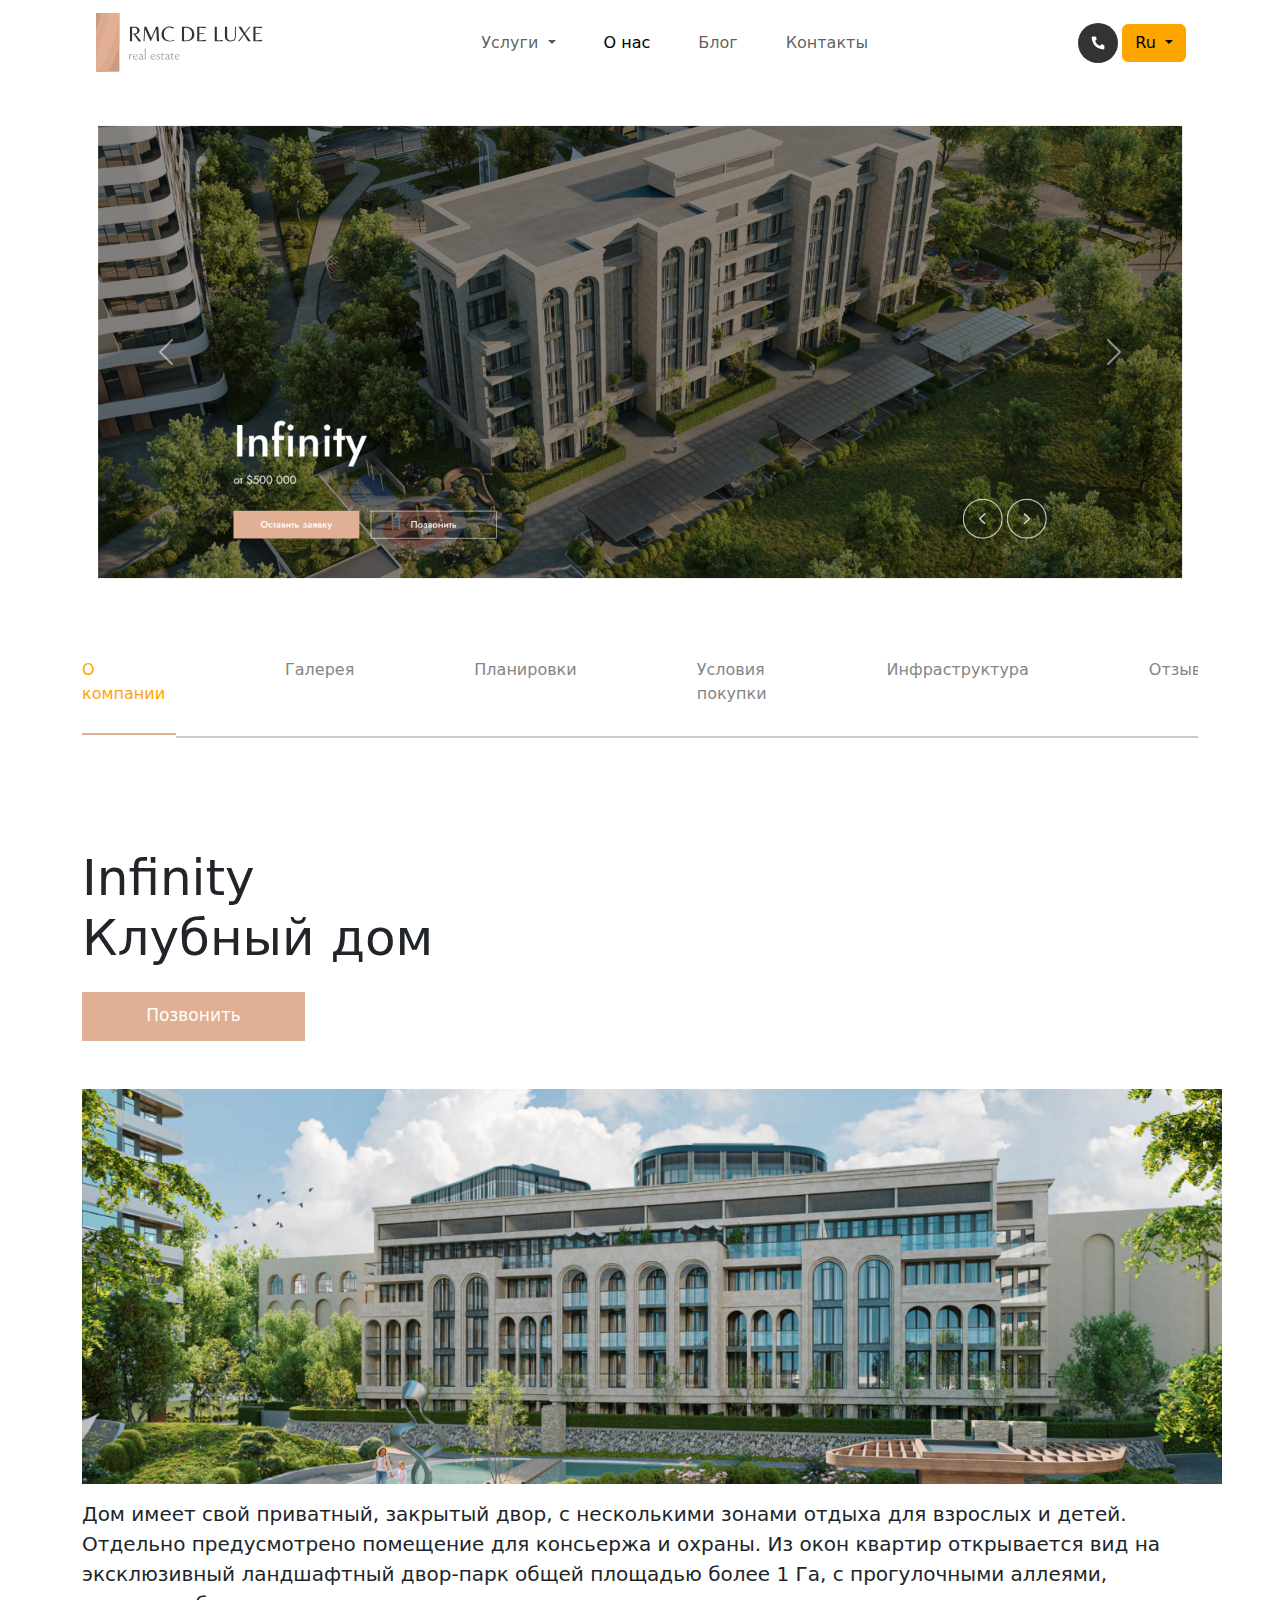
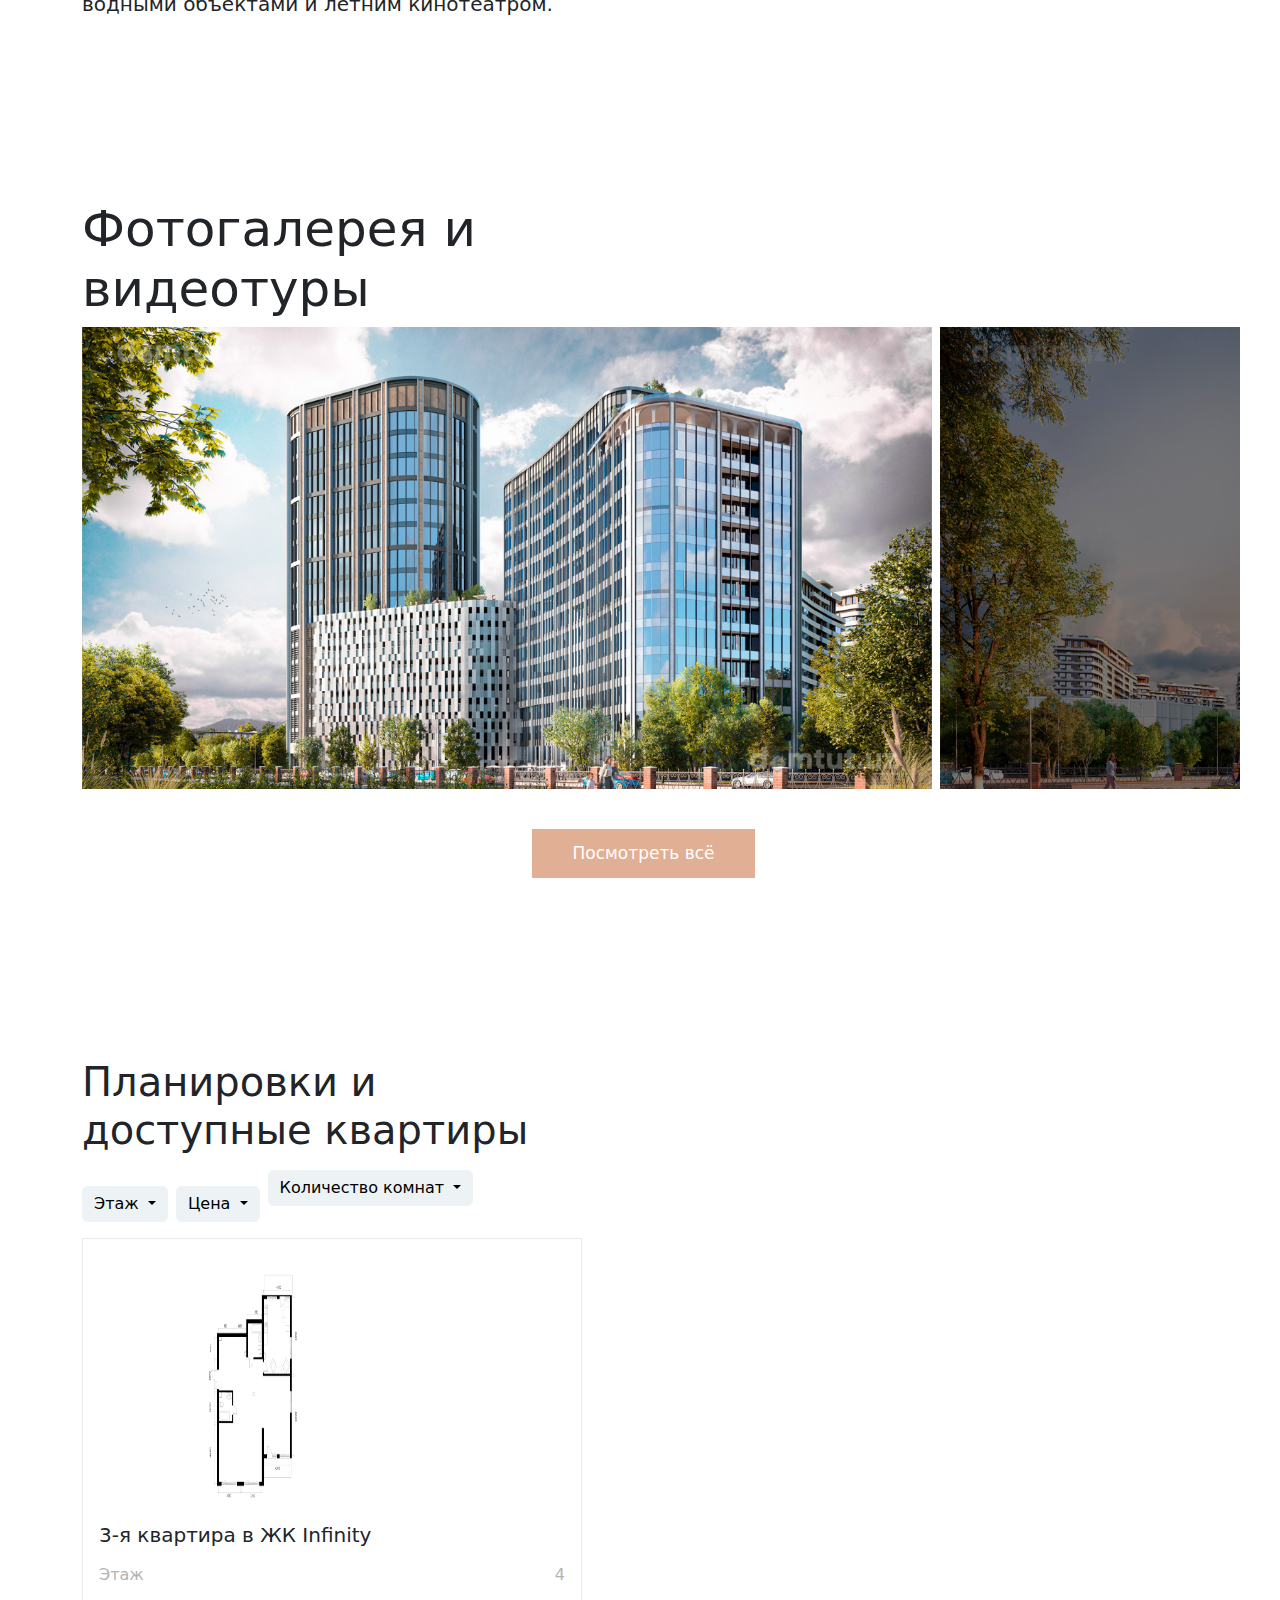
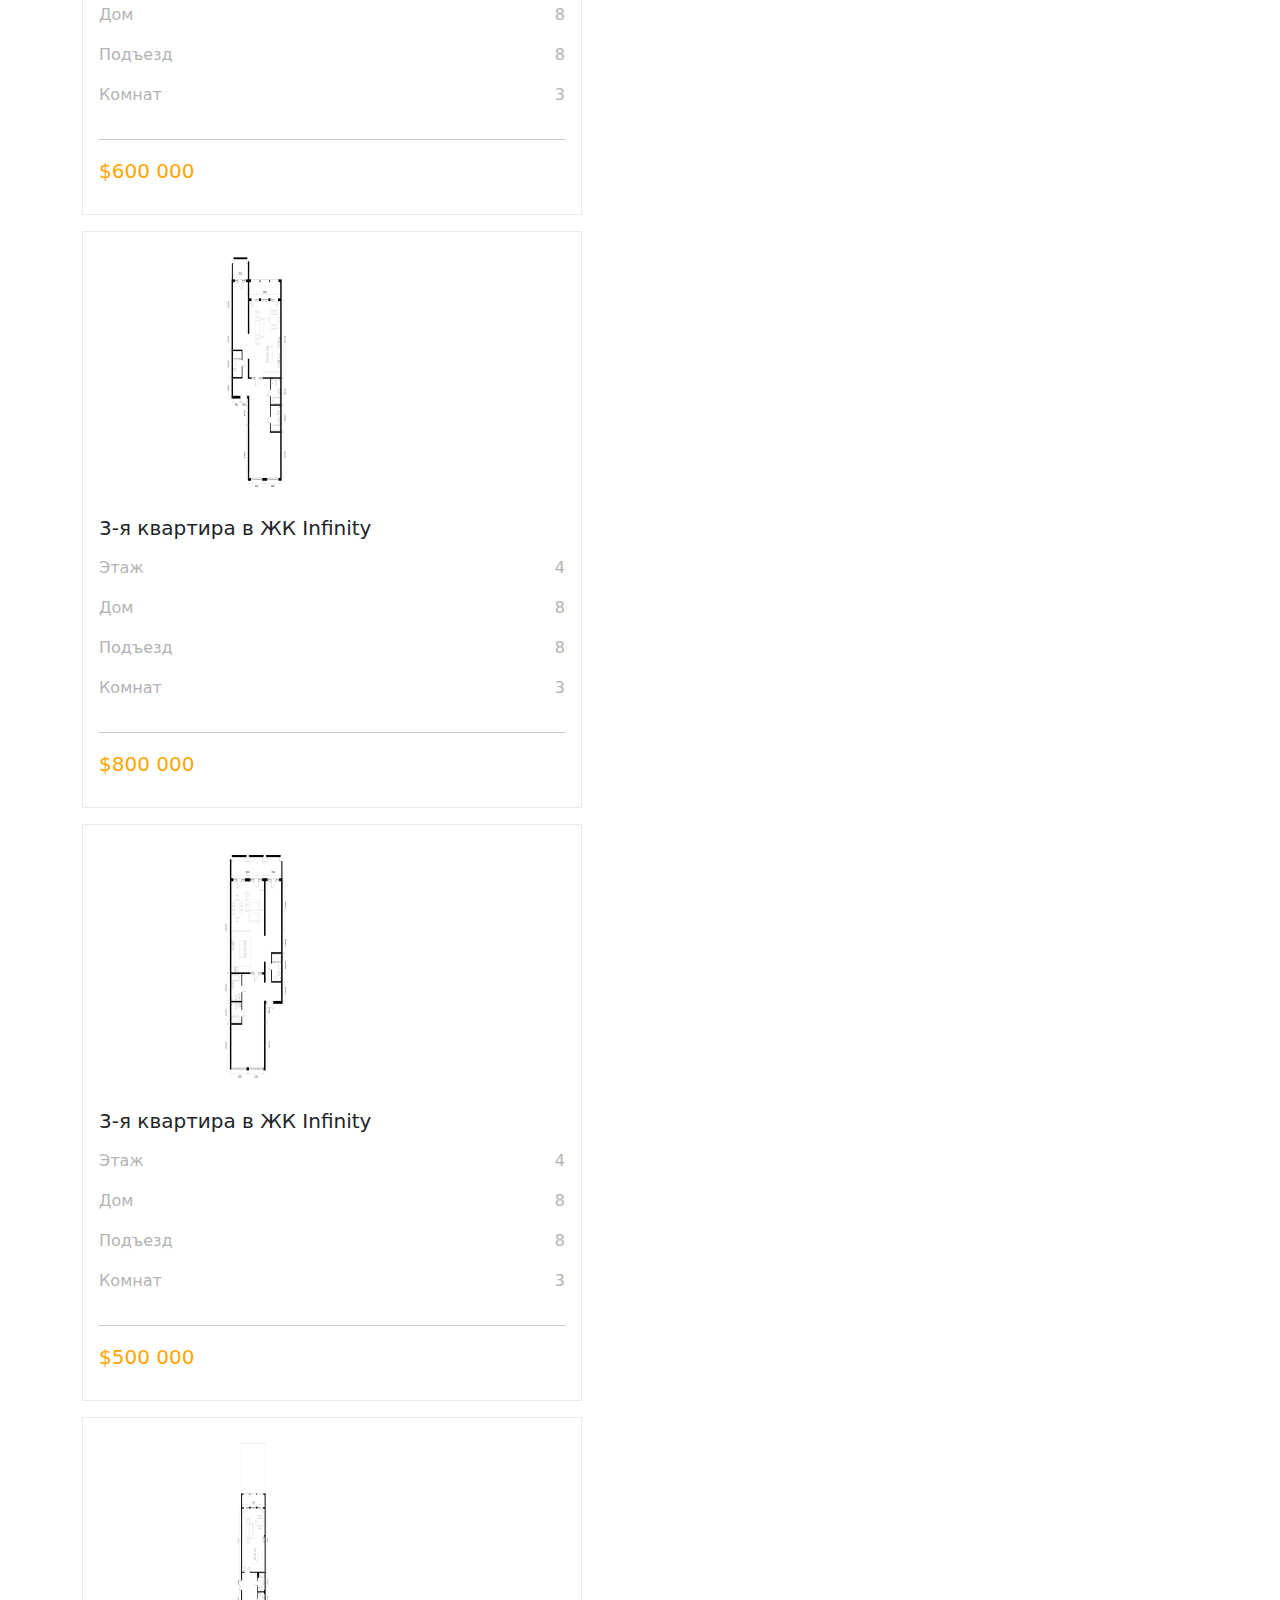
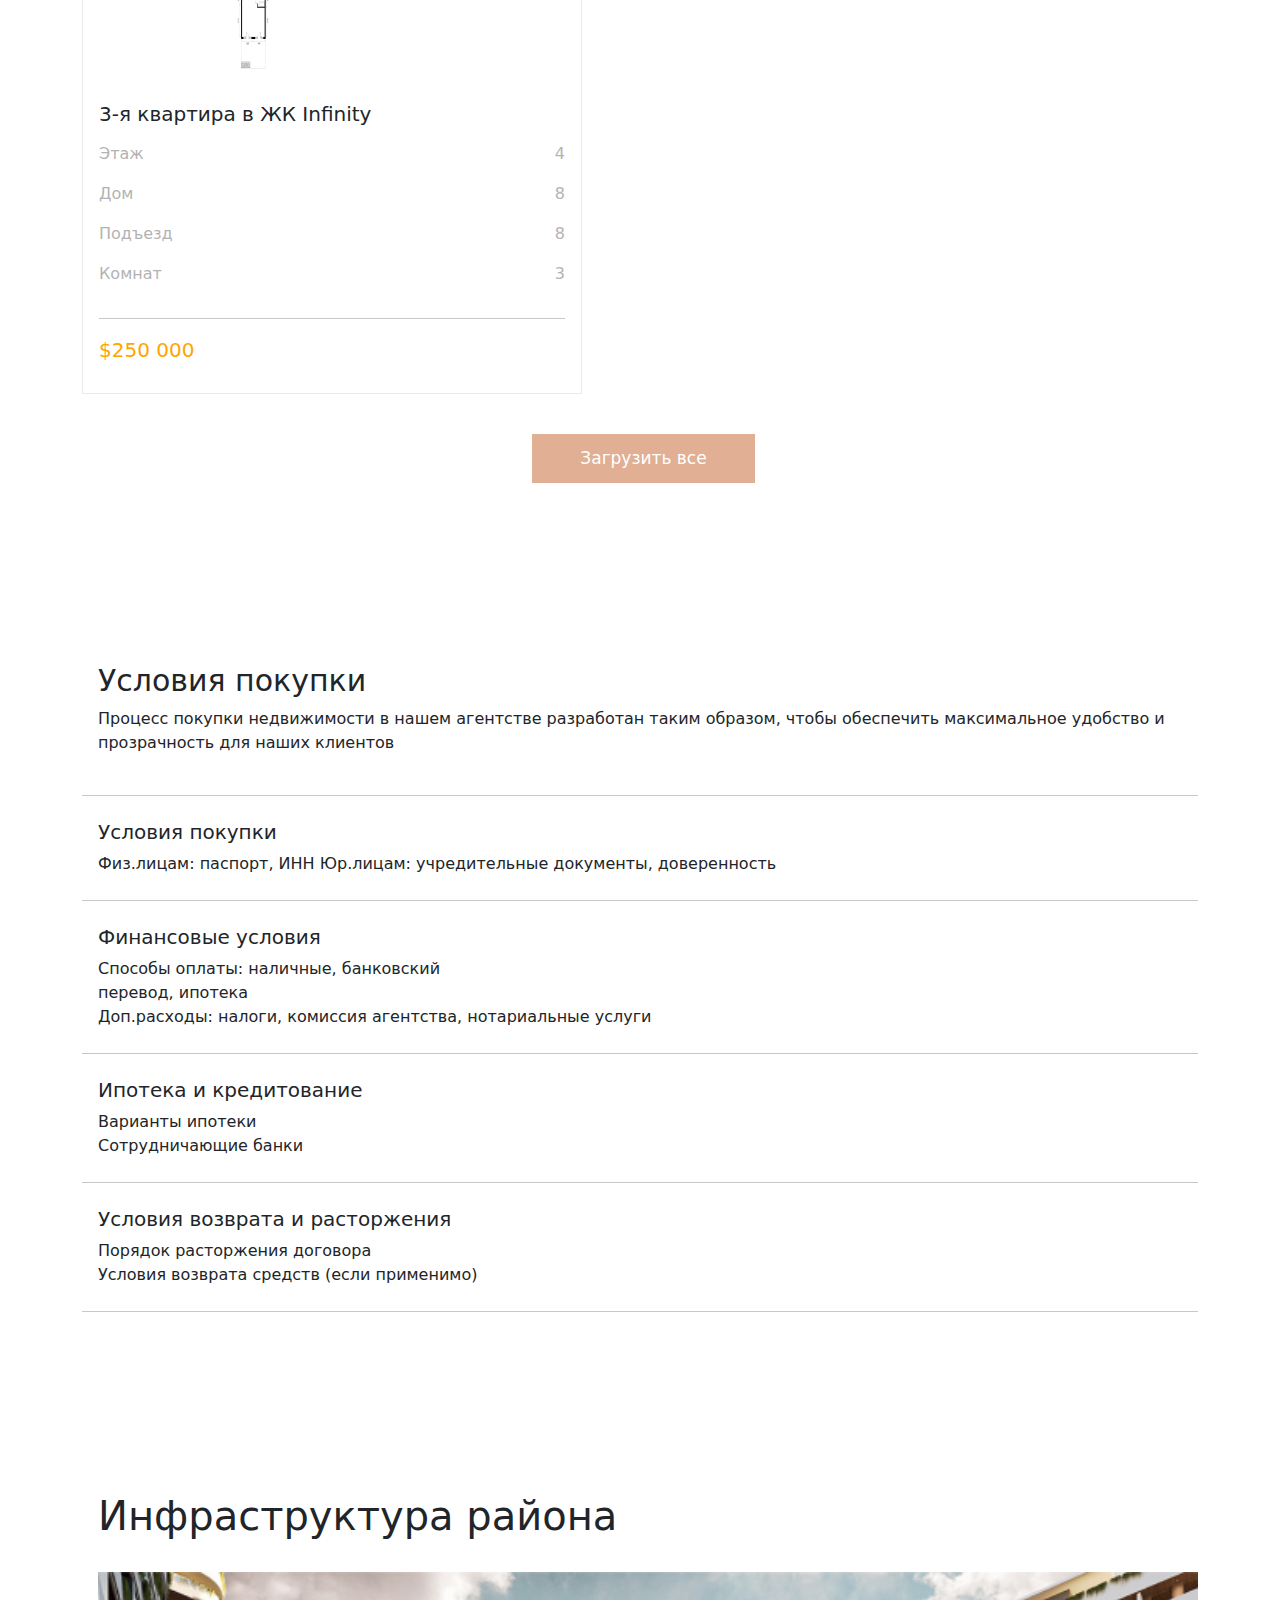
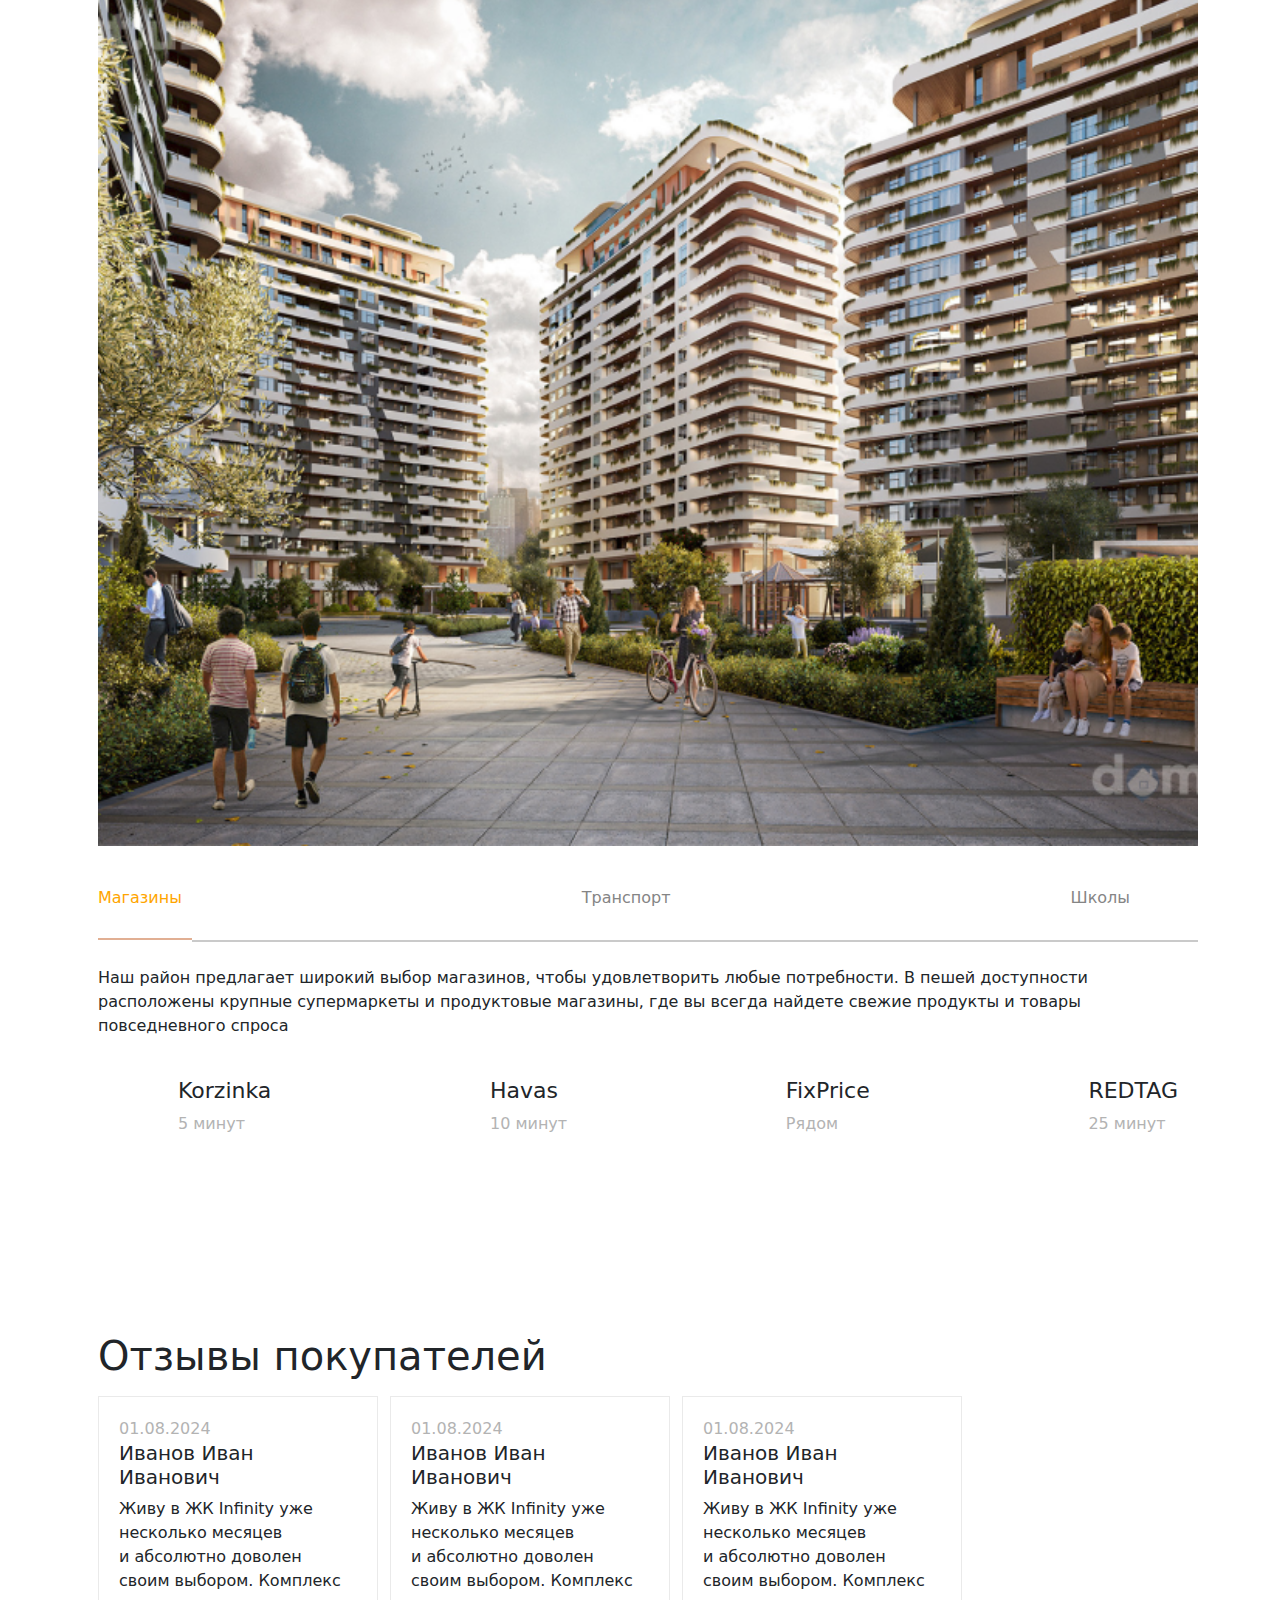
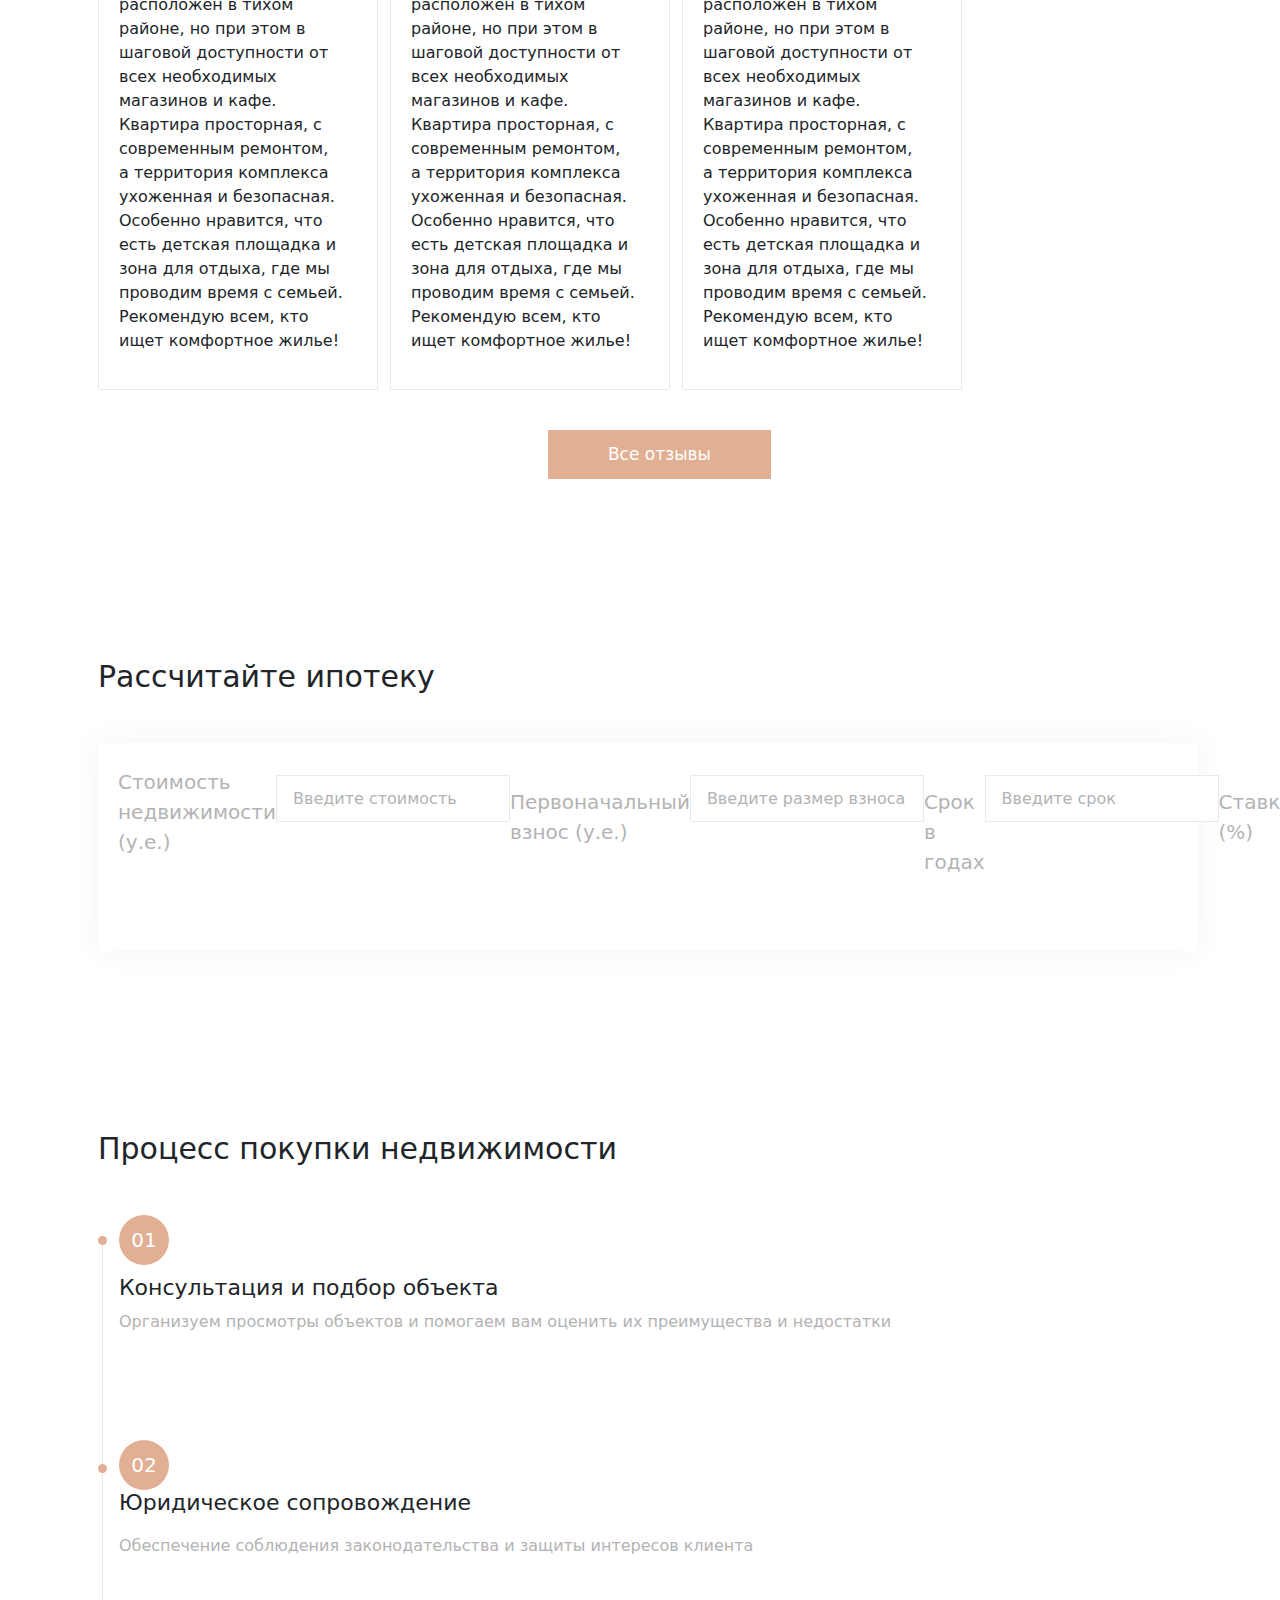
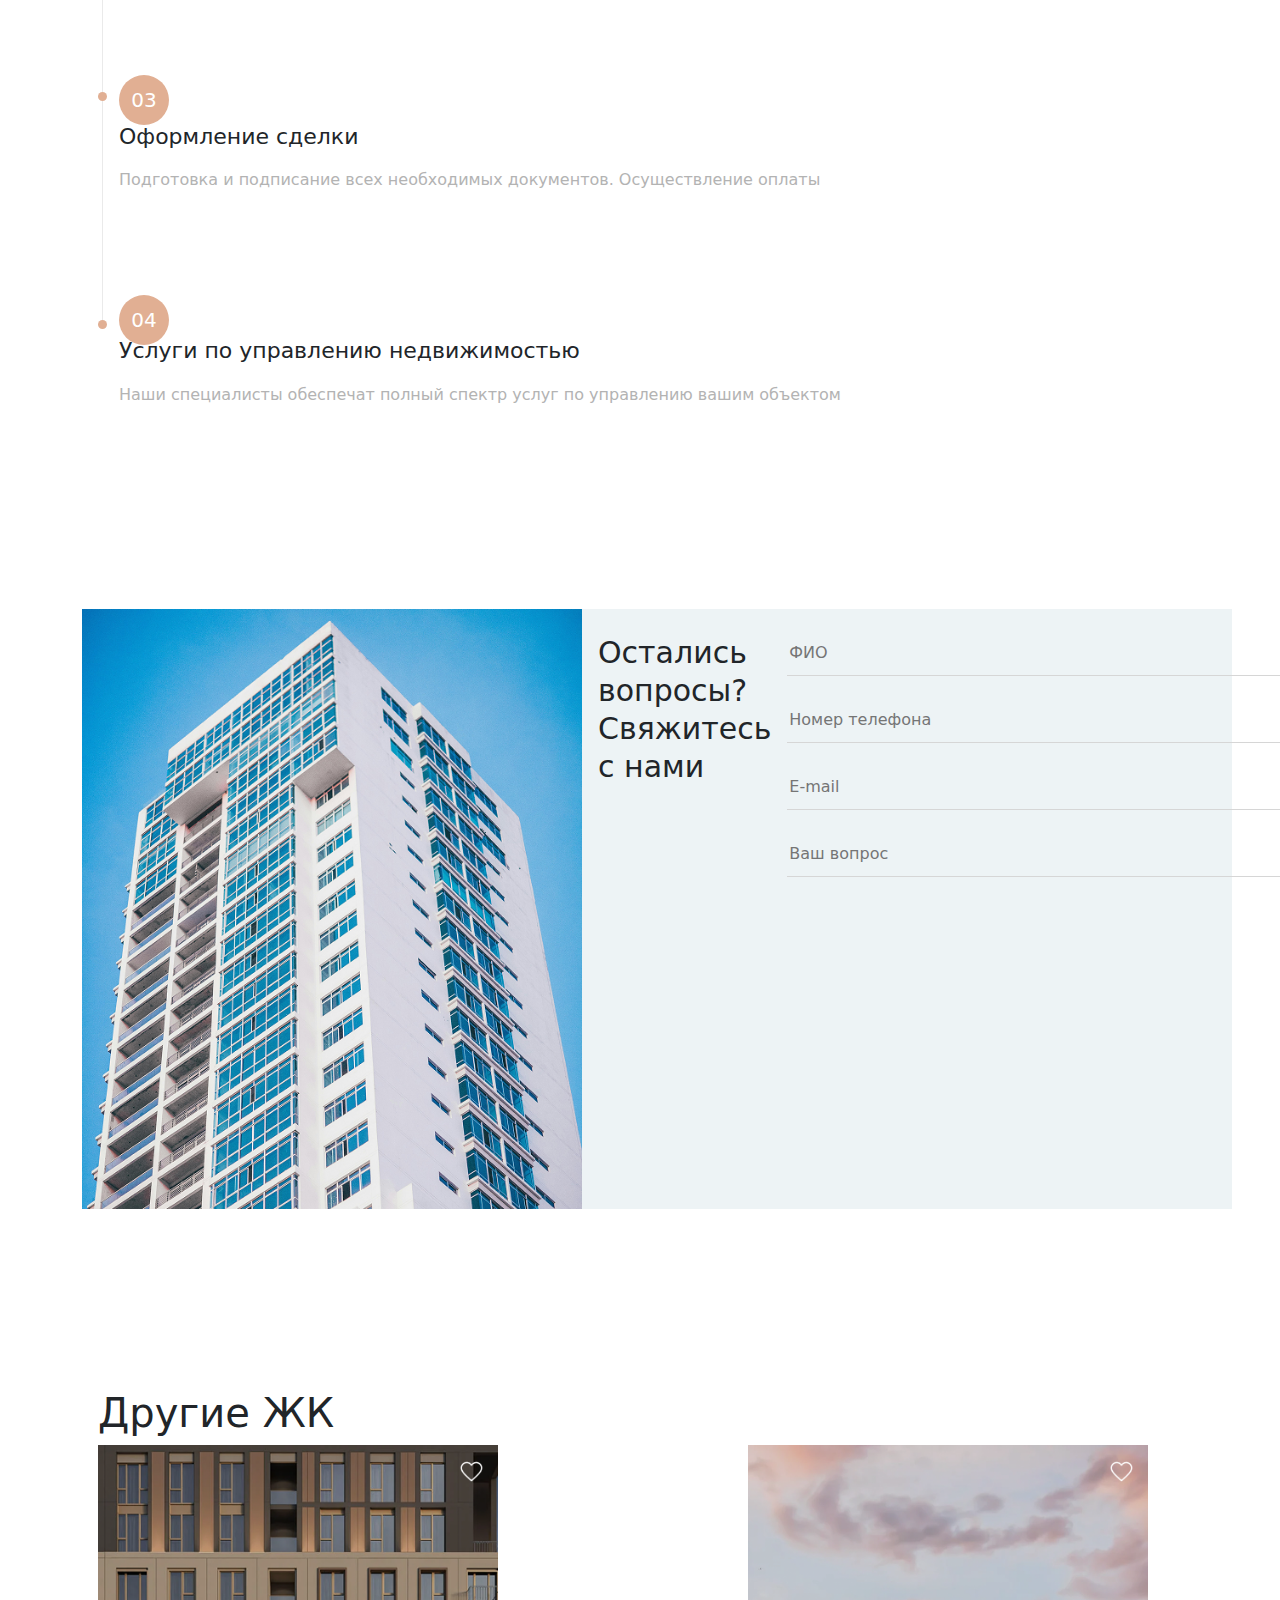
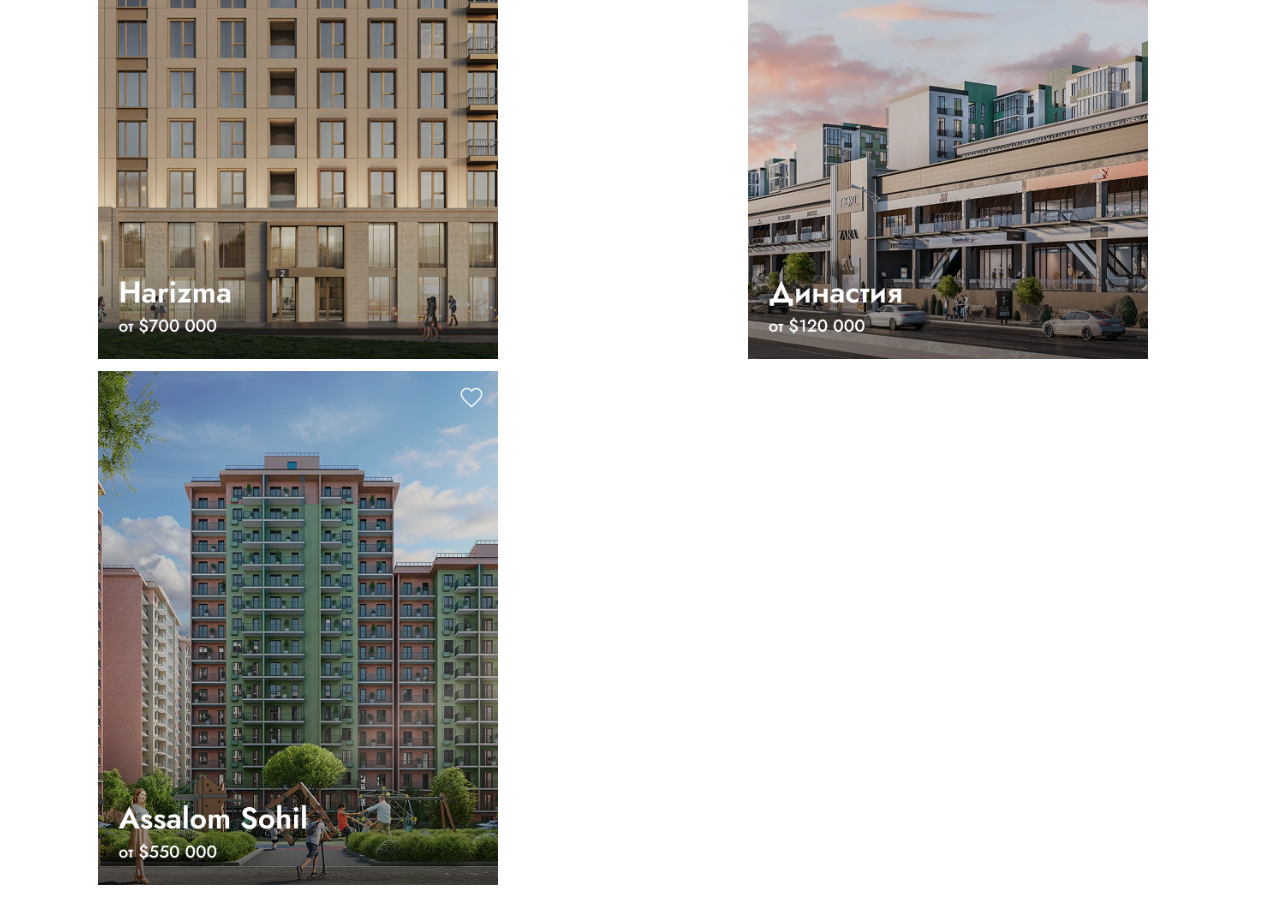
<file: buildingpg.html>
<!DOCTYPE html>
<html lang="en">
<head>
  <meta charset="UTF-8">
  <meta name="viewport" content="width=device-width, initial-scale=1.0">
  <title>Document</title>
  <link rel="preconnect" href="https://fonts.googleapis.com">
  <link rel="preconnect" href="https://fonts.gstatic.com" crossorigin>
  <link href="https://fonts.googleapis.com/css2?family=Golos+Text:wght@400..900&family=Inter:ital,opsz,wght@0,14..32,100..900;1,14..32,100..900&family=Jost:ital,wght@0,100..900;1,100..900&family=Poppins:ital,wght@0,100;0,200;0,300;0,400;0,500;0,600;0,700;0,800;0,900;1,100;1,200;1,300;1,400;1,500;1,600;1,700;1,800;1,900&family=Rubik:ital,wght@0,300..900;1,300..900&display=swap" rel="stylesheet">
  <link rel="stylesheet" href="./css/main.css">
</head>
<body>
  
  <header>
    <div class="container">
      <nav class="navbar fixed-top">
        <div class="container">
          <a class="navbar-brand" href="./index.html">
            <img class="logo-pic" src="./images/logo.svg" alt="This is Deluxe company logo image">
          </a>
          <ul class="header-nav navbar-nav flex-row column-gap-5 pe-3">
            <li class="nav-item dropdown">
              <a class="nav-link dropdown-toggle" href="#" role="button" data-bs-toggle="dropdown" aria-expanded="false">
                Услуги
              </a>
              <ul class="dropdown-menu position-absolute">
                <li><a class="dropdown-item" href="#">Купить</a></li>
                <li><a class="dropdown-item" href="#">Арендовать</a></li>
                <li><a class="dropdown-item" href="#">Продать</a></li>
                <li><a class="dropdown-item" href="#">Оценка недвижимости</a></li>
              </ul>
            </li>
            <li class="nav-item">
              <a class="nav-link active" aria-current="page" href="#">О нас</a>
            </li>
            <li class="nav-item">
              <a class="nav-link" href="#">Блог</a>
            </li>
            <li class="nav-item">
              <a class="nav-link" href="#">Контакты</a>
            </li>
          </ul>
          <div class="hamburger-box d-flex align-items-center column-gap-1">
            <img class="header-icons" src="./images/search.svg" alt="This is search icon image" width="40"
            height="40">
            <img class="header-icons" src="./images/like.svg" alt="This is like icon image" width="40"
            height="40">
            <img class="header-call" src="./images/call.svg" alt="This is call icon image" width="40"
            height="40">
            <div class="header-dropdown dropdown">
              <button class="btn btn-secondary dropdown-toggle" type="button" data-bs-toggle="dropdown" aria-expanded="false">
                Ru
              </button>
              <ul class="dropdown-menu">
                <li class="dropdown-items"><a class="dropdown-item" href="#">RU</a></li>
                <li class="dropdown-items"><a class="dropdown-item" href="#">UZ</a></li>
                <li class="dropdown-items"><a class="dropdown-item" href="#">EN</a></li>
              </ul>
            </div>
            <button class="navbar-toggler d-flex justify-content-center align-items-center bg-dark rounded-circle" style="width: 40px; height: 40px;" type="button" data-bs-toggle="offcanvas" data-bs-target="#offcanvasNavbar" aria-controls="offcanvasNavbar" aria-label="Toggle navigation">
              <img src="./images/hamburger-icon.svg" alt="This is hamburger-icon image">
            </button>
          </div>
          <div class="offcanvas offcanvas-end" tabindex="-1" id="offcanvasNavbar" aria-labelledby="offcanvasNavbarLabel">
            <div class="offcanvas-header d-flex justify-content-between">
              <a class="offcanvas-title" href="./index.html" id="offcanvasNavbarLabel">
                <img class="logo-pic" src="./images/logo.svg" alt="">
              </a>
              <div class="hamburger-box d-flex align-items-center">
                <div class="dropdown">
                  <button class="btn btn-secondary dropdown-toggle" type="button" data-bs-toggle="dropdown" aria-expanded="false">
                    Ru
                  </button>
                  <ul class="dropdown-menu">
                    <li class="dropdown-items"><a class="dropdown-item" href="#">RU</a></li>
                    <li class="dropdown-items"><a class="dropdown-item" href="#">UZ</a></li>
                    <li class="dropdown-items"><a class="dropdown-item" href="#">EN</a></li>
                  </ul>
                </div>
                <button type="button" class="btn-close" data-bs-dismiss="offcanvas" aria-label="Close"></button>
              </div>
            </div>
            <div class="offcanvas-body">
              <ul class="navbar-nav justify-content-end flex-grow-1 pe-3">
                <li class="nav-item dropdown">
                  <a class="nav-link dropdown-toggle" href="#" role="button" data-bs-toggle="dropdown" aria-expanded="false">
                    Услуги
                  </a>
                  <ul class="dropdown-menu">
                    <li><a class="dropdown-item" href="#">Купить</a></li>
                    <li><a class="dropdown-item" href="#">Арендовать</a></li>
                    <li><a class="dropdown-item" href="#">Продать</a></li>
                    <li><a class="dropdown-item" href="#">Оценка недвижимости</a></li>
                  </ul>
                  <li class="nav-item">
                    <a class="nav-link active" aria-current="page" href="#">О нас</a>
                  </li>
                  <li class="nav-item">
                    <a class="nav-link" href="#">Блог</a>
                  </li>
                  <li class="nav-item">
                    <a class="nav-link" href="#">Контакты</a>
                  </li>
                </li>
              </ul>
              <div class="header-pic-box d-flex column-gap-2">
                <img class="header-icon" src="./images/search.svg" alt="This is search icon image">
                <img class="header-icon" src="./images/like.svg" alt="This is like icon image">
              </div>
            </div>
          </div>
        </div>
      </nav>
    </div>
  </header>
  
  
  <main class="site-main">
    <section class="hero">
      <div class="container">
        <div id="carouselExample" class="carousel slide">
          <div class="carousel-inner">
            <div class="carousel-item active">
              <img src="./images/header_image.png" class="hero__rasim d-block w-100" alt="...">
            </div>
            <div class="carousel-item">
              <img src="./images/header_image.png" class="hero__rasim d-block w-100" alt="...">
            </div>
            <div class="carousel-item">
              <img src="./images/header_image.png" class="hero__rasim d-block w-100" alt="...">
            </div>
          </div>
          <button class="carousel-control-prev" type="button" data-bs-target="#carouselExample" data-bs-slide="prev">
            <span class="carousel-control-prev-icon" aria-hidden="true"></span>
            <span class="visually-hidden">Previous</span>
          </button>
          <button class="carousel-control-next" type="button" data-bs-target="#carouselExample" data-bs-slide="next">
            <span class="carousel-control-next-icon" aria-hidden="true"></span>
            <span class="visually-hidden">Next</span>
          </button>
        </div>
        
        <ul class="hero__list list-unstyled d-flex" style="column-gap: 30px; margin-top: 40px;">
          <li class="hero__item">
            <a href="./buildingpg.html" class="hero__link text-decoration-none text-secondary">О компании</a>
          </li>
          
          <li class="hero__item">
            <a href="./buildingpg.html" class="hero__link text-decoration-none text-dark">Галерея</a>
          </li>
          
          <li class="hero__item">
            <a href="./buildingpg.html" class="hero__link text-decoration-none text-dark">Планировки</a>
          </li>

          <li class="hero__item">
            <a href="./buildingpg.html" class="hero__link text-decoration-none text-dark">Условия покупки</a>
          </li>

          <li class="hero__item">
            <a href="./buildingpg.html" class="hero__link text-decoration-none text-dark">Инфраструктура</a>
          </li>

          <li class="hero__item">
            <a href="./buildingpg.html" class="hero__link text-decoration-none text-dark">Отзывы</a>
          </li>
        </ul>
        <div class="gh d-flex">
          <span class="lina">
            <img src="./images/Rectangle 4.svg" alt="" class="lina__pic">
          </span>
          <span class="gg"></span>
        </div>
      </div>
    </section>
    
    <section class="infiniti">
      <div class="container">
        <div class="infiniti__wrapper">
          <h1 class="infiniti__text" style="font-size: 35px; margin-top: 102px;">
            Infinity <br> Клубный дом
          </h1>
          <a href="./buildingpg.html" class="infiniti__link">Позвонить</a>
          
          <div class="infiniti__box">
            <img src="./images/imag_main.png" alt="" class="infiniti__pic mt-5">
            <p class="infinite__deck" style="font-size: 15px; ">
              Дом имеет свой приватный, закрытый двор, с несколькими зонами отдыха для взрослых и детей. Отдельно предусмотрено помещение для консьержа и охраны. Из окон квартир открывается вид на эксклюзивный ландшафтный двор-парк общей площадью более 1 Га, с прогулочными аллеями, водными объектами и летним кинотеатром.
            </p>
          </div>
          
          <div class="foto__box" style="margin-top: 180px; font-size: 30px;">
            <h1 class="foto__text">
              Фотогалерея и <br> видеотуры
            </h1>
            <div class="foto__images d-flex column-gap-2">
              <img src="./images/image_maintwo.png" alt="" class="foto__pic">
              <img src="./images/Rectangle 56.png" alt="" class="foto__picc">
            </div>
            <a href="./buildingpg.html" class="foto__link text-white">Посмотреть всё</a>
          </div>
        </div>
      </div>
    </section>
    
    <section class="plan">
      <div class="container">
        <div class="plan__wrapper">
          <h1 class="plan__text" style="font-size: 30px; margin-top: 180px;">
            Планировки и <br> доступные квартиры
          </h1>
          
          <div class="plan__box">
            <div class="box__on d-flex flex-wrap column-gap-2">
              <div class="dropdown mt-4">
                <button class="plan__button btn btn-light dropdown-toggle" type="button" data-bs-toggle="dropdown" aria-expanded="false">
                  Этаж 
                </button>
                <ul class="dropdown-menu">
                  <!-- <li><a class="dropdown-item" href="#">Action</a></li>
                  <li><a class="dropdown-item" href="#">Another action</a></li>
                  <li><a class="dropdown-item" href="#">Something else here</a></li> -->
                </ul>
              </div>
              
              <div class="box__two">
                <div class="dropdown mt-4">
                  <button class="plan__button btn btn-light dropdown-toggle" type="button" data-bs-toggle="dropdown" aria-expanded="false">
                    Цена
                  </button>
                  <ul class="dropdown-menu">
                    <!-- <li><a class="dropdown-item" href="#">Action</a></li>
                    <li><a class="dropdown-item" href="#">Another action</a></li>
                    <li><a class="dropdown-item" href="#">Something else here</a></li> -->
                  </ul>
                </div>
              </div>
              
              <div class="dropdown mt-2">
                <button class="plan__button btn btn-light dropdown-toggle" type="button" data-bs-toggle="dropdown" aria-expanded="false">
                  Количество комнат
                </button>
                <ul class="dropdown-menu">
                  <!-- <li><a class="dropdown-item" href="#">Action</a></li>
                  <li><a class="dropdown-item" href="#">Another action</a></li>
                  <li><a class="dropdown-item" href="#">Something else here</a></li> -->
                </ul>
              </div>
            </div>
          </div>
          <ul class="plan__title list-unstyled mt-3">
            <li class="plan__list">
              <img src="./images/plan 1.png" alt="" class="plan__pic">
              <h3 class="plan__nmadr" style="font-size: 20px; margin-top: 16px;">3-я квартира в ЖК Infinity</h3>
              <div class="etaj d-flex justify-content-between mt-3">
                <p class="etaj__p text-info">Этаж</p>
                <p class="etaj__number text-info">4</p>
              </div>
              <div class="etaj d-flex justify-content-between">
                <p class="etaj__p text-info">Дом</p>
                <p class="etaj__number text-info">8</p>
              </div>
              <div class="etaj d-flex justify-content-between">
                <p class="etaj__p text-info">Подъезд</p>
                <p class="etaj__number text-info">8</p>
              </div>
              <div class="etaj d-flex justify-content-between">
                <p class="etaj__p text-info">Комнат</p>
                <p class="etaj__number text-info">3</p>
              </div>
              <hr>
              <p class="link__plan text-secondary" style="font-size: 20px;">$600 000</p>
            </li>
          </ul>
          
          <ul class="plan__title list-unstyled mt-3">
            <li class="plan__list">
              <img src="./images/plan 2.png" alt="" class="plan__pic">
              <h3 class="plan__nmadr" style="font-size: 20px; margin-top: 16px;">3-я квартира в ЖК Infinity</h3>
              <div class="etaj d-flex justify-content-between mt-3">
                <p class="etaj__p text-info">Этаж</p>
                <p class="etaj__number text-info">4</p>
              </div>
              <div class="etaj d-flex justify-content-between">
                <p class="etaj__p text-info">Дом</p>
                <p class="etaj__number text-info">8</p>
              </div>
              <div class="etaj d-flex justify-content-between">
                <p class="etaj__p text-info">Подъезд</p>
                <p class="etaj__number text-info">8</p>
              </div>
              <div class="etaj d-flex justify-content-between">
                <p class="etaj__p text-info">Комнат</p>
                <p class="etaj__number text-info">3</p>
              </div>
              <hr>
              <p class="link__plan text-secondary" style="font-size: 20px;">$800 000</p>
            </li>
          </ul>
          
          <ul class="plan__title list-unstyled mt-3">
            <li class="plan__list">
              <img src="./images/plan 3.png" alt="" class="plan__pic">
              <h3 class="plan__nmadr" style="font-size: 20px; margin-top: 16px;">3-я квартира в ЖК Infinity</h3>
              <div class="etaj d-flex justify-content-between mt-3">
                <p class="etaj__p text-info">Этаж</p>
                <p class="etaj__number text-info">4</p>
              </div>
              <div class="etaj d-flex justify-content-between">
                <p class="etaj__p text-info">Дом</p>
                <p class="etaj__number text-info">8</p>
              </div>
              <div class="etaj d-flex justify-content-between">
                <p class="etaj__p text-info">Подъезд</p>
                <p class="etaj__number text-info">8</p>
              </div>
              <div class="etaj d-flex justify-content-between">
                <p class="etaj__p text-info">Комнат</p>
                <p class="etaj__number text-info">3</p>
              </div>
              <hr>
              <p class="link__plan text-secondary" style="font-size: 20px;">$500 000</p>
            </li>
          </ul>
          
          <ul class="plan__title list-unstyled mt-3">
            <li class="plan__list">
              <img src="./images/plan 4.png" alt="" class="plan__pic">
              <h3 class="plan__nmadr" style="font-size: 20px; margin-top: 16px;">3-я квартира в ЖК Infinity</h3>
              <div class="etaj d-flex justify-content-between mt-3">
                <p class="etaj__p text-info">Этаж</p>
                <p class="etaj__number text-info">4</p>
              </div>
              <div class="etaj d-flex justify-content-between">
                <p class="etaj__p text-info">Дом</p>
                <p class="etaj__number text-info">8</p>
              </div>
              <div class="etaj d-flex justify-content-between">
                <p class="etaj__p text-info">Подъезд</p>
                <p class="etaj__number text-info">8</p>
              </div>
              <div class="etaj d-flex justify-content-between">
                <p class="etaj__p text-info">Комнат</p>
                <p class="etaj__number text-info">3</p>
              </div>
              <hr>
              <p class="link__plan text-secondary" style="font-size: 20px;">$250 000</p>
            </li>
          </ul>
          <a href="" class="plan__linkk">Загрузить все</a>
        </div>
      </div>
    </div>
  </section>
  
  <section class="sotibolish">
    <div class="container">
      <div class="sotibolish__wrapper">
        <h1 class="sotbolish__text" style="font-size: 30px; margin-left: 16px; margin-top: 180px;">
          Условия покупки
        </h1>
        <p class="sotbolish__deck" style="margin-left: 16px;">
          Процесс покупки недвижимости в нашем агентстве разработан таким образом, чтобы обеспечить максимальное удобство и прозрачность для наших клиентов
        </p>
        <hr style="margin-top: 40px;">
        
        <h2 class="sotbolish__text mt-4" style="font-size: 20px; margin-left: 16px;">
          Условия покупки
        </h2>
        <p class="sotbolish__deck" style="margin-left: 16px;">
          Физ.лицам: паспорт, ИНН
          Юр.лицам: учредительные документы, доверенность
        </p>
        <hr style="margin-top: 24px;">
        
        <h2 class="sotbolish__text mt-4" style="font-size: 20px; margin-left: 16px;">
          Финансовые условия
        </h2>
        <p class="sotbolish__deck" style="margin-left: 16px;">
          
          Способы оплаты: наличные, банковский <br> перевод, ипотека <br>
          Доп.расходы: налоги, комиссия агентства, нотариальные услуги
        </p>
        <hr style="margin-top: 24px;">
        
        <h2 class="sotbolish__text mt-4" style="font-size: 20px; margin-left: 16px;">
          Ипотека и кредитование
        </h2>
        <p class="sotbolish__deck" style="margin-left: 16px;">
          Варианты ипотеки <br>
          Сотрудничающие банки
        </p>
        <hr style="margin-top: 24px;">
        
        <h2 class="sotbolish__text mt-4" style="font-size: 20px; margin-left: 16px;">
          Условия возврата и расторжения
        </h2>
        <p class="sotbolish__deck" style="margin-left: 16px;">
          Порядок расторжения договора <br>
          Условия возврата средств (если применимо)
        </p>
        <hr style="margin-top: 24px;">
      </div>
    </div>
  </section>
  
  <section class="rayon">
    <div class="container">
      <div class="rayon__wrapper" style="margin-left: 16px; margin-top: 180px;">
        <h1 class="rayon__text" style="font-size: 30px; ">
          Инфраструктура района
        </h1>
        
        <img src="./images/rayon img.png" alt="" class="rayon__image mt-4">
        
        <ul class="rayon__list list-unstyled d-flex" style="column-gap: 30px; margin-top: 40px;">
          <li class="rayon__item">
            <a href="./buildingpg.html" class="hero__link text-decoration-none text-secondary">Магазины</a>
          </li>
          
          <li class="rayon__item">
            <a href="./buildingpg.html" class="hero__link text-decoration-none text-dark">Транспорт</a>
          </li>
          
          <li class="rayon__item">
            <a href="./buildingpg.html" class="hero__link text-decoration-none text-dark">Школы</a>
          </li>
        </ul>
        <div class="gh d-flex">
          <span class="lina">
            <img src="./images/Rectangle 4.svg" alt="" class="lina__pic" style="margin-top: 1px;">
          </span>
          <span class="gg"></span>
        </div>
        
        <p class="rayon__deck mt-3">
          Наш район предлагает широкий выбор магазинов, чтобы удовлетворить любые потребности. В пешей доступности расположены крупные супермаркеты и продуктовые магазины, где вы всегда найдете свежие продукты и товары повседневного спроса
        </p>
        
        <ul class="rayon__toplam list-unstyled d-flex flex-wrap justify-content-between" style="width: 220px; margin-top: 40px; row-gap: 30px;">
          <li class="rayon__joy">
            <h2 class="rayon__joy-nom" style="font-size: 22px;">
              Korzinka
            </h2>
            <p class="rayon__joy-vaqt text-info">
              5 минут
            </p>
          </li>
          
          <li class="rayon__joy">
            <h2 class="rayon__joy-nom" style="font-size: 22px;">
              Havas
            </h2>
            <p class="rayon__joy-vaqt text-info">
              10 минут
            </p>
          </li>
          
          <li class="rayon__joy">
            <h2 class="rayon__joy-nom" style="font-size: 22px;">
              FixPrice
            </h2>
            <p class="rayon__joy-vaqt text-info">
              Рядом
            </p>
          </li>
          
          <li class="rayon__joy">
            <h2 class="rayon__joy-nom" style="font-size: 22px;">
              REDTAG
            </h2>
            <p class="rayon__joy-vaqt text-info">
              25 минут
            </p>
          </li>
        </ul>
      </div>
    </div>
  </section>
  
  <section class="sharxlar">
    <div class="container">
      <div class="sharxlar__wrapper" style="margin-left: 16px;">
        <h1 class="sharxlar__text" style="margin-top: 180px;">
          Отзывы покупателей
        </h1>
        
        <ul class="sharxlar__item list-unstyled mt-3">
          <li class="sharxlar__list">
            <p class="sharxlar__sana text-info">
              01.08.2024
            </p>
            <h2 class="sharxlar__ism" style="font-size: 20px;">
              Иванов Иван Иванович
            </h2>
            
            <p class="sharxlar__malumot">
              Живу в ЖК Infinity уже несколько месяцев и абсолютно доволен своим выбором. Комплекс расположен в тихом районе, но при этом в шаговой доступности от всех необходимых магазинов и кафе. Квартира просторная, с современным ремонтом, а территория комплекса ухоженная и безопасная. Особенно нравится, что есть детская площадка и зона для отдыха, где мы проводим время с семьей. Рекомендую всем, кто ищет комфортное жилье!
            </p>
          </li>
          
          <li class="sharxlar__list">
            <p class="sharxlar__sana text-info">
              01.08.2024
            </p>
            <h2 class="sharxlar__ism" style="font-size: 20px;">
              Иванов Иван Иванович
            </h2>
            
            <p class="sharxlar__malumot">
              Живу в ЖК Infinity уже несколько месяцев и абсолютно доволен своим выбором. Комплекс расположен в тихом районе, но при этом в шаговой доступности от всех необходимых магазинов и кафе. Квартира просторная, с современным ремонтом, а территория комплекса ухоженная и безопасная. Особенно нравится, что есть детская площадка и зона для отдыха, где мы проводим время с семьей. Рекомендую всем, кто ищет комфортное жилье!
            </p>
          </li>
          
          <li class="sharxlar__list">
            <p class="sharxlar__sana text-info">
              01.08.2024
            </p>
            <h2 class="sharxlar__ism" style="font-size: 20px;">
              Иванов Иван Иванович
            </h2>
            
            <p class="sharxlar__malumot">
              Живу в ЖК Infinity уже несколько месяцев и абсолютно доволен своим выбором. Комплекс расположен в тихом районе, но при этом в шаговой доступности от всех необходимых магазинов и кафе. Квартира просторная, с современным ремонтом, а территория комплекса ухоженная и безопасная. Особенно нравится, что есть детская площадка и зона для отдыха, где мы проводим время с семьей. Рекомендую всем, кто ищет комфортное жилье!
            </p>
          </li>
        </ul>
        <a href="" class="sharxlar__link">Все отзывы</a>
      </div>
    </div>
  </section>
  
  <section class="sotb-olish">
    <div class="container">
      <div class="sobt-olish__wrapper" style="margin-left: 16px;">
        <h1 class="sotb-olish" style="font-size: 30px; margin-top: 180px;">
          Рассчитайте ипотеку
        </h1>
        
        <form action="" class="sotb-olish__form mt-5">
          <p class="sotb-olish__deck text-info">
            Стоимость недвижимости (у.е.)
          </p>
          <input type="text" class="sotb-olish__input mt-2" placeholder="Введите стоимость">
          
          <p class="sotb-olish__deck text-info" style="margin-top: 20px;">
            Первоначальный взнос (у.е.)
          </p>
          <input type="text" class="sotb-olish__input mt-2" placeholder="Введите размер взноса">
          
          <p class="sotb-olish__deck text-info" style="margin-top: 20px;">
            Срок в годах
          </p>
          <input type="text" class="sotb-olish__input mt-2" placeholder="Введите срок">
          
          <p class="sotb-olish__deck text-info" style="margin-top: 20px;">
            Ставка (%)
          </p>
          <input type="text" class="sotb-olish__input mt-2" placeholder="Введите размер ставки">
          
          <a href="" class="sotb-olish__link">Рассчитать</a>
          
          <hr class="sotb-olish text-info mt-5">
          
          <p class="sotb-olish__deck m-0 text-info">
            Ежемесячный платеж
          </p>
          <h1 class="sotb-olish__text mt-2" style="font-size: 22px;">
            4 410 у.е.
          </h1>
          
          <p class="sotb-olish__deck m-0 mt-4 text-info">
            Сумма кредита
          </p>
          <h1 class="sotb-olish__text mt-2" style="font-size: 22px;">
            200 000 у.е.
          </h1>
          
          <p class="sotb-olish__deck m-0 mt-4 text-info">
            Процентная ставка
          </p>
          <h1 class="sotb-olish__text mt-2" style="font-size: 22px;">
            24%
          </h1>
          
          <p class="sotb-olish__deck m-0 mt-4 text-info">
            Дата последнего платежа
          </p>
          <h1 class="sotb-olish__text mt-2" style="font-size: 22px;">
            28 июля 2034 г
          </h1>
        </form>
      </div>
    </div>
  </section>
  
  <section class="uy-olish">
    <div class="container">
      <div class="uy-olish__wrapper" style="margin-left: 16px; margin-top: 180px;">
        <h1 class="uy-olish" style="font-size: 30px;">
          Процесс покупки недвижимости
        </h1>
        
        <div class="uy-olish__box d-flex">
          <div class="uy-olish__image">
            <img src="./images/lina.svg" alt="" class="uy-olish__pic" style="margin-top: 61px;">
          </div>
          
          <div class="uy-olish__gg position-relative">
            <p class="uy-olish__deck position-absolute">
              01
            </p>
            
            <h2 class="uy-olish__fgh" style="font-size: 22px;">
              Консультация и подбор объекта
            </h2>
            <p class="uy-olish__information text-info">
              Организуем просмотры объектов и помогаем вам оценить их преимущества и недостатки
            </p>

            <p class="uy-olish__deckk position-absolute">
              02
            </p>
            
            <h2 class="uy-olish__fgh j" style="font-size: 22px;">
              Юридическое сопровождение
            </h2>
            <p class="uy-olish__information i text-info">
              Обеспечение соблюдения законодательства и защиты интересов клиента
            </p>

            <p class="uy-olish__deckk h position-absolute">
              03
            </p>
            
            <h2 class="uy-olish__fgh q" style="font-size: 22px;">
              Оформление сделки
            </h2>
            <p class="uy-olish__information m text-info">
              Подготовка и подписание всех необходимых документов. Осуществление  оплаты
            </p>

            <p class="uy-olish__deckk u position-absolute">
              04
            </p>
            
            <h2 class="uy-olish__fgh g" style="font-size: 22px;">
              Услуги по управлению недвижимостью
            </h2>
            <p class="uy-olish__information s text-info">
              Наши специалисты обеспечат полный спектр услуг по управлению вашим объектом
            </p>
          </div>
        </div>
      </div>
    </div>
  </section>

  <section class="boglanish">
    <div class="container">
      <div class="boglanish__wrapper">
        <div class="boglanish__box">
          <img src="./images/Photo.png" alt="" class="boglanish__pic">
          <p class="boglanish__text" style="font-size: 30px; line-height: 38px; font-weight: 500; margin-left: 16px; margin-top: 25px;    ">
            Остались вопросы? Свяжитесь с нами
          </p>

          <form action="" class="boglanish__form">
            <input type="text" class="boglanish__input" placeholder="ФИО">

            <input type="text" class="boglanish__input" placeholder="Номер телефона">

            <input type="text" class="boglanish__input" placeholder="E-mail">

            <input type="text" class="boglanish__input" placeholder="Ваш вопрос">
          </form>

          <a href="" class="boglanish__link">Отправить</a>
        </div>
      </div>
    </div>
  </section>
  
  <section class="boshqa">
    <div class="container">
      <div class="boshqa__wrapper" style="margin-top: 180px; margin-left: 16px;">
        <h1 class="boshqa__text" style="font-size: 30px;">
          Другие ЖК
        </h1>

        <ul class="boshqa__item list-unstyled">
          <li class="boshqa__list">
            <img src="./images/Building 3.png" alt="" class="boshqa__pic">
          </li>

          <li class="boshqa__list">
            <img src="./images/Building 2.png" alt="" class="boshqa__pic">
          </li>

          <li class="boshqa__list">
            <img src="./images/Building 1.png" alt="" class="boshqa__pic">
          </li>
        </ul>
      </div>
    </div>
  </section>
</main>

<script src="https://cdn.jsdelivr.net/npm/bootstrap@5.3.3/dist/js/bootstrap.bundle.min.js"></script>
</body>
</html>
</file>
